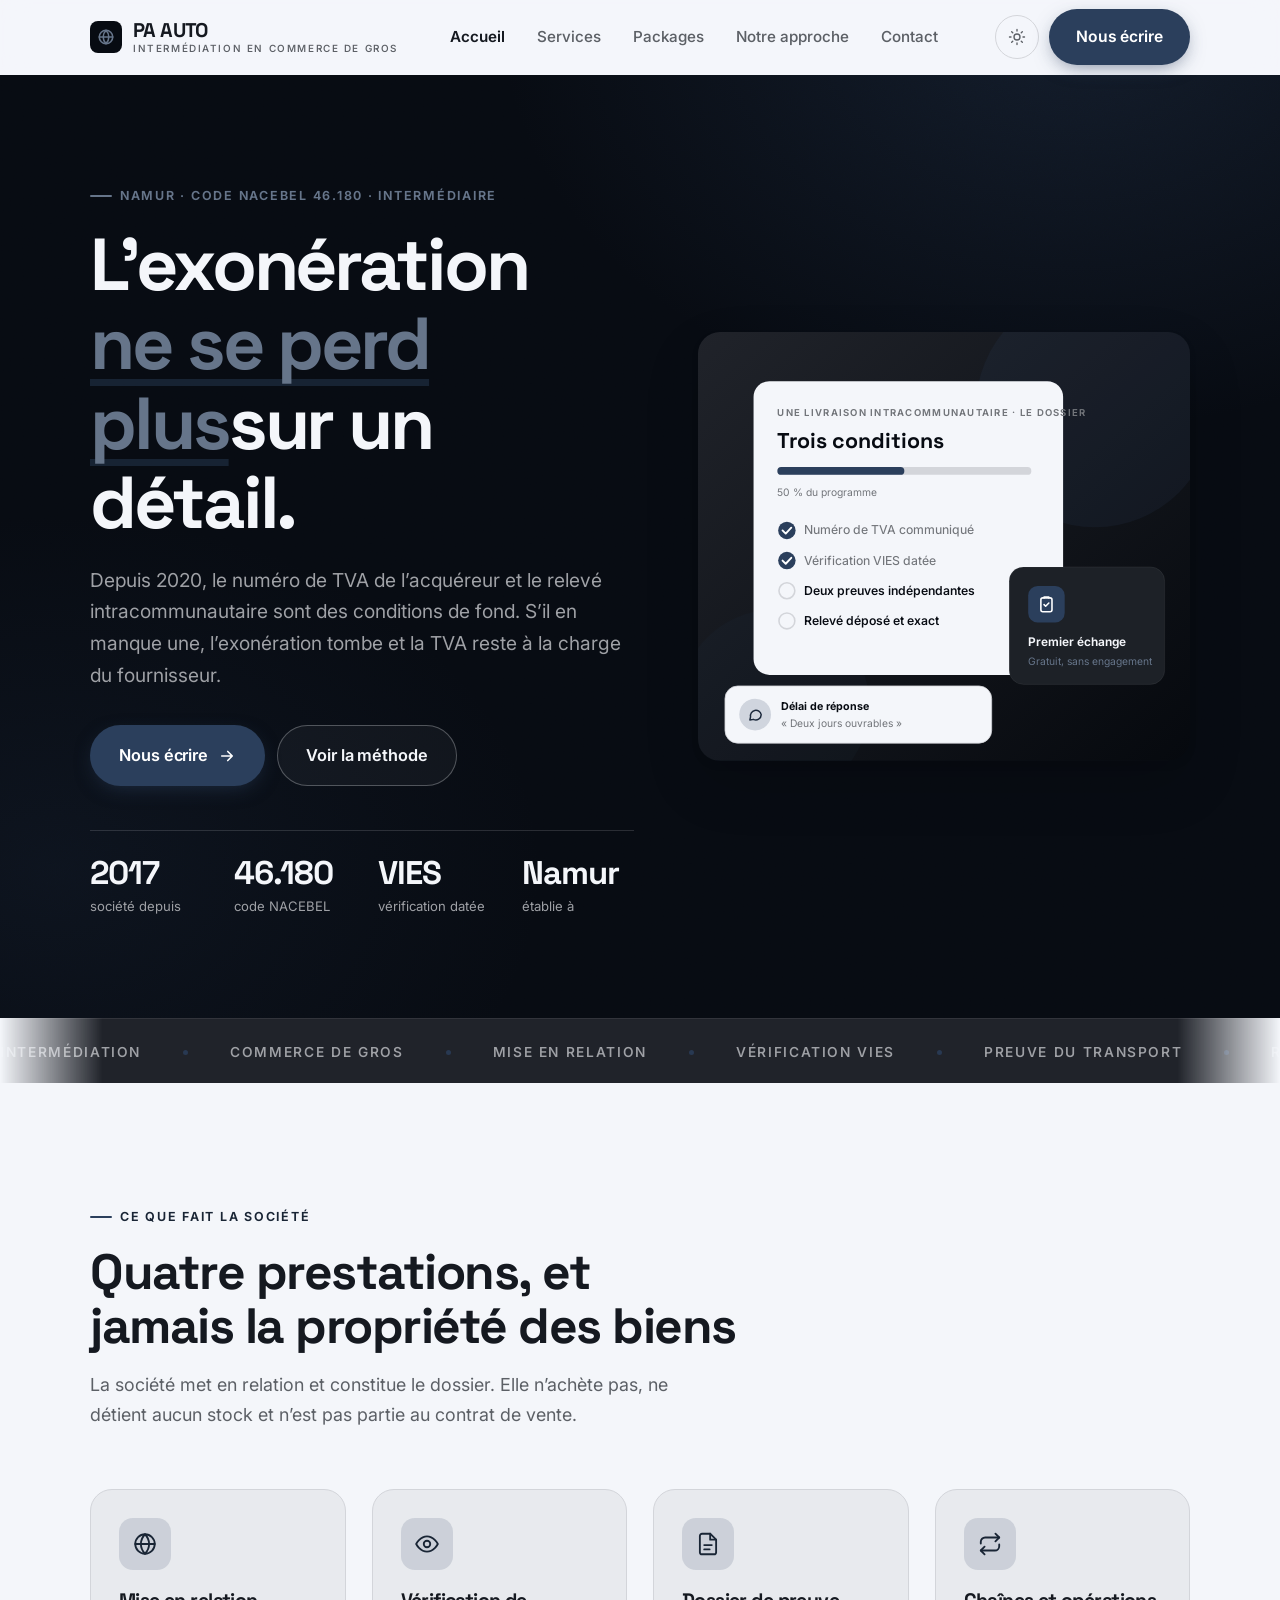
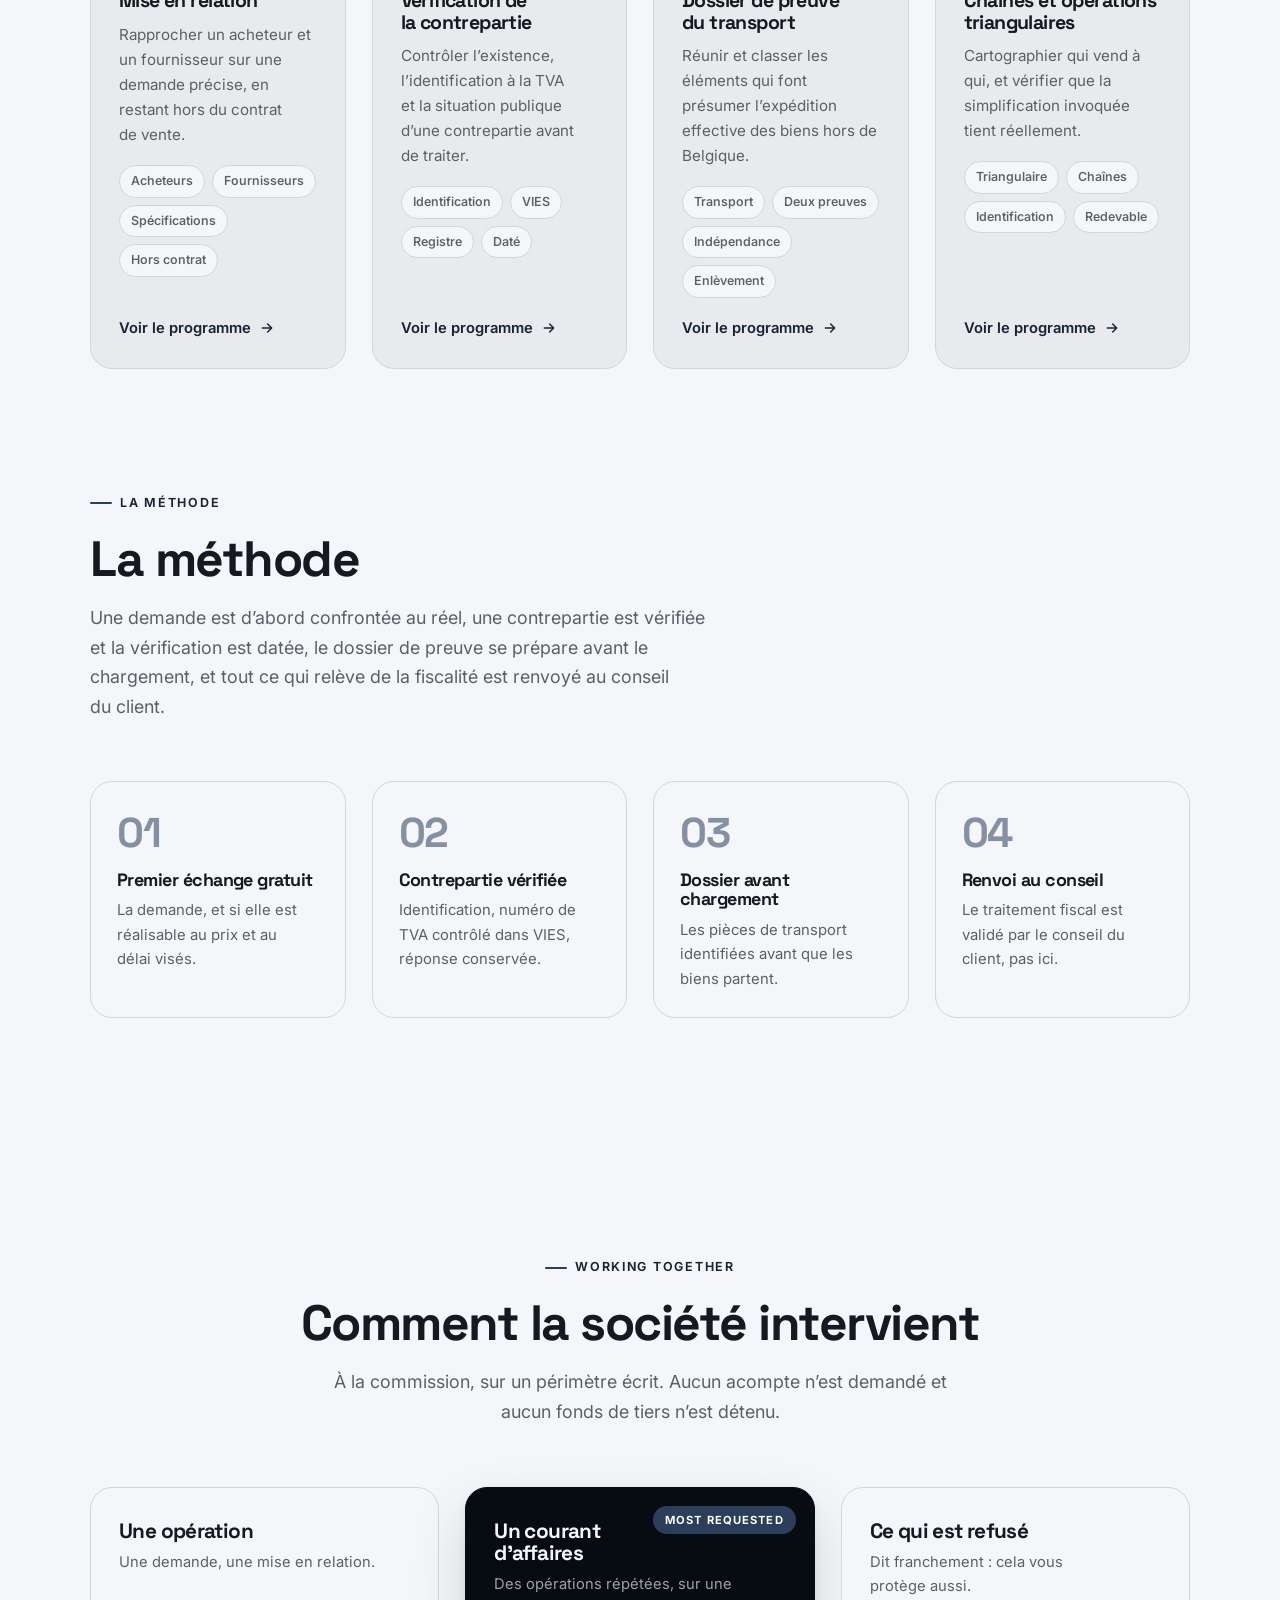
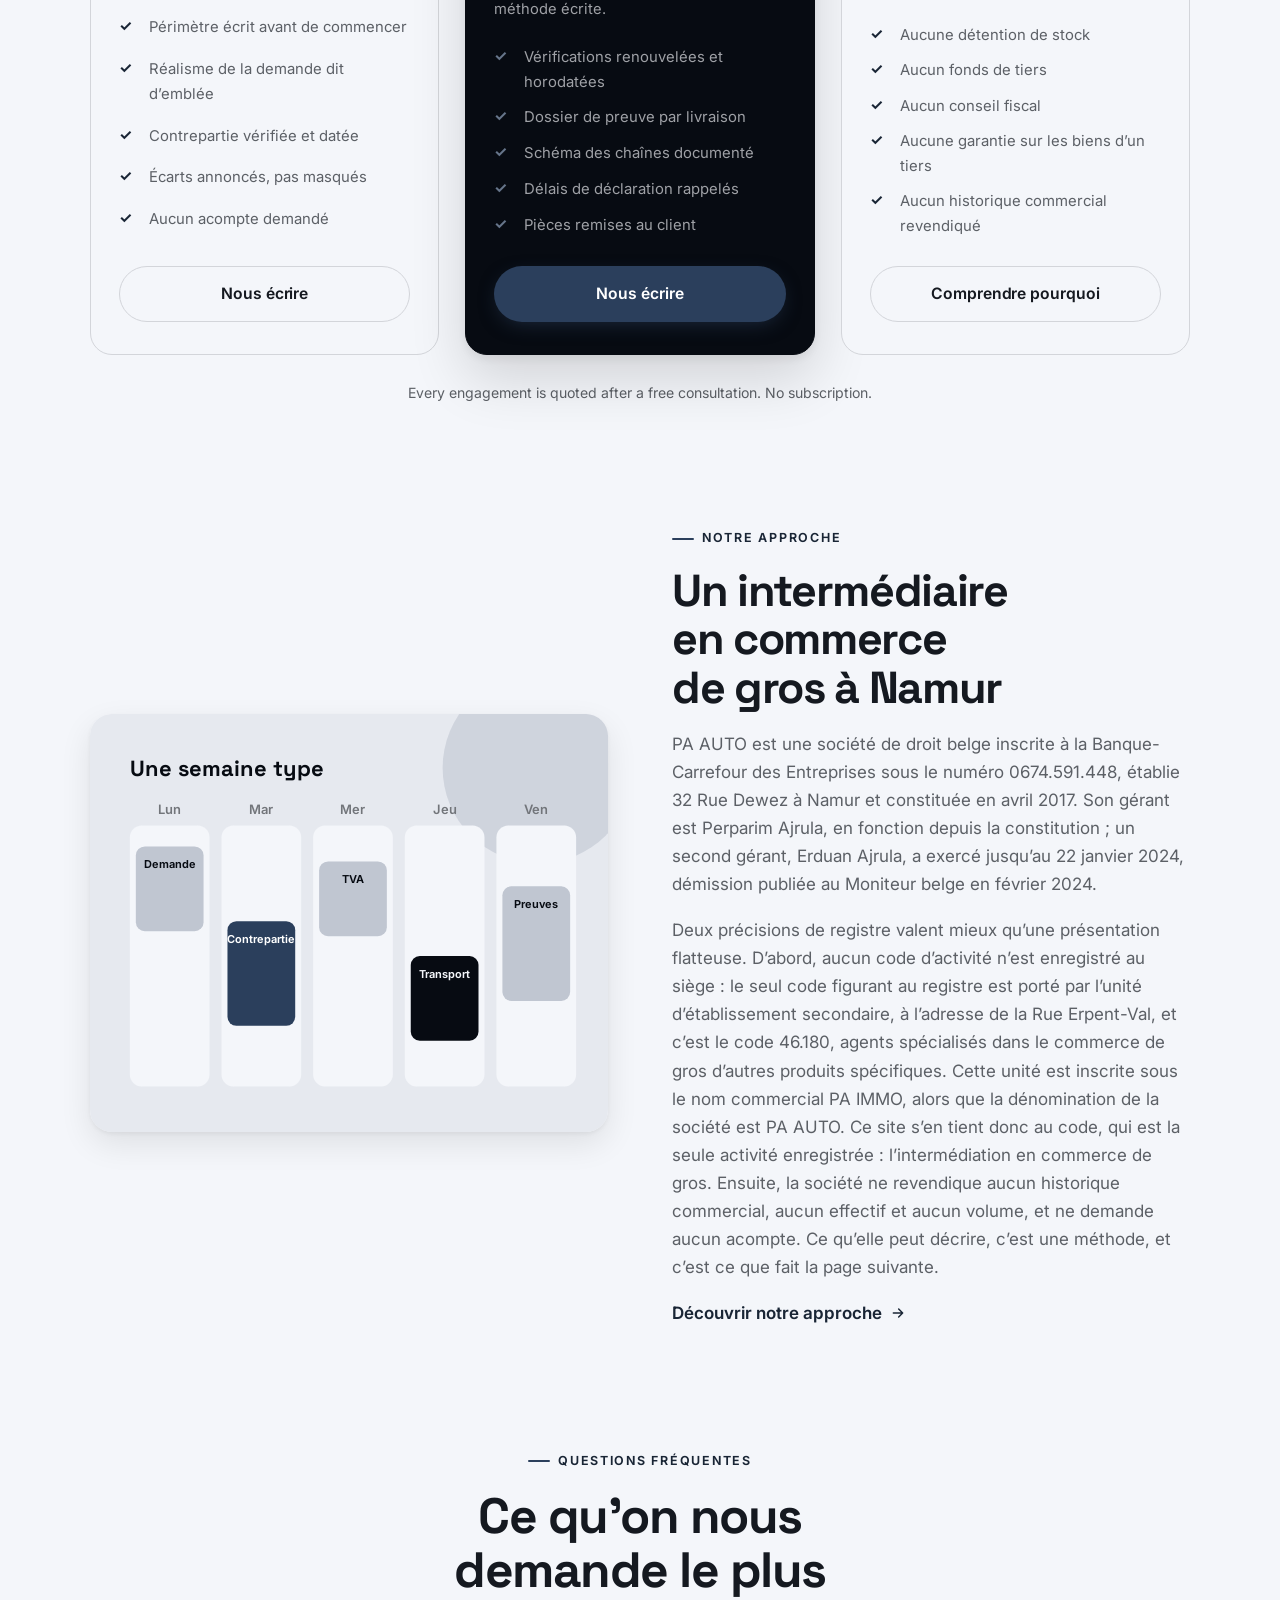
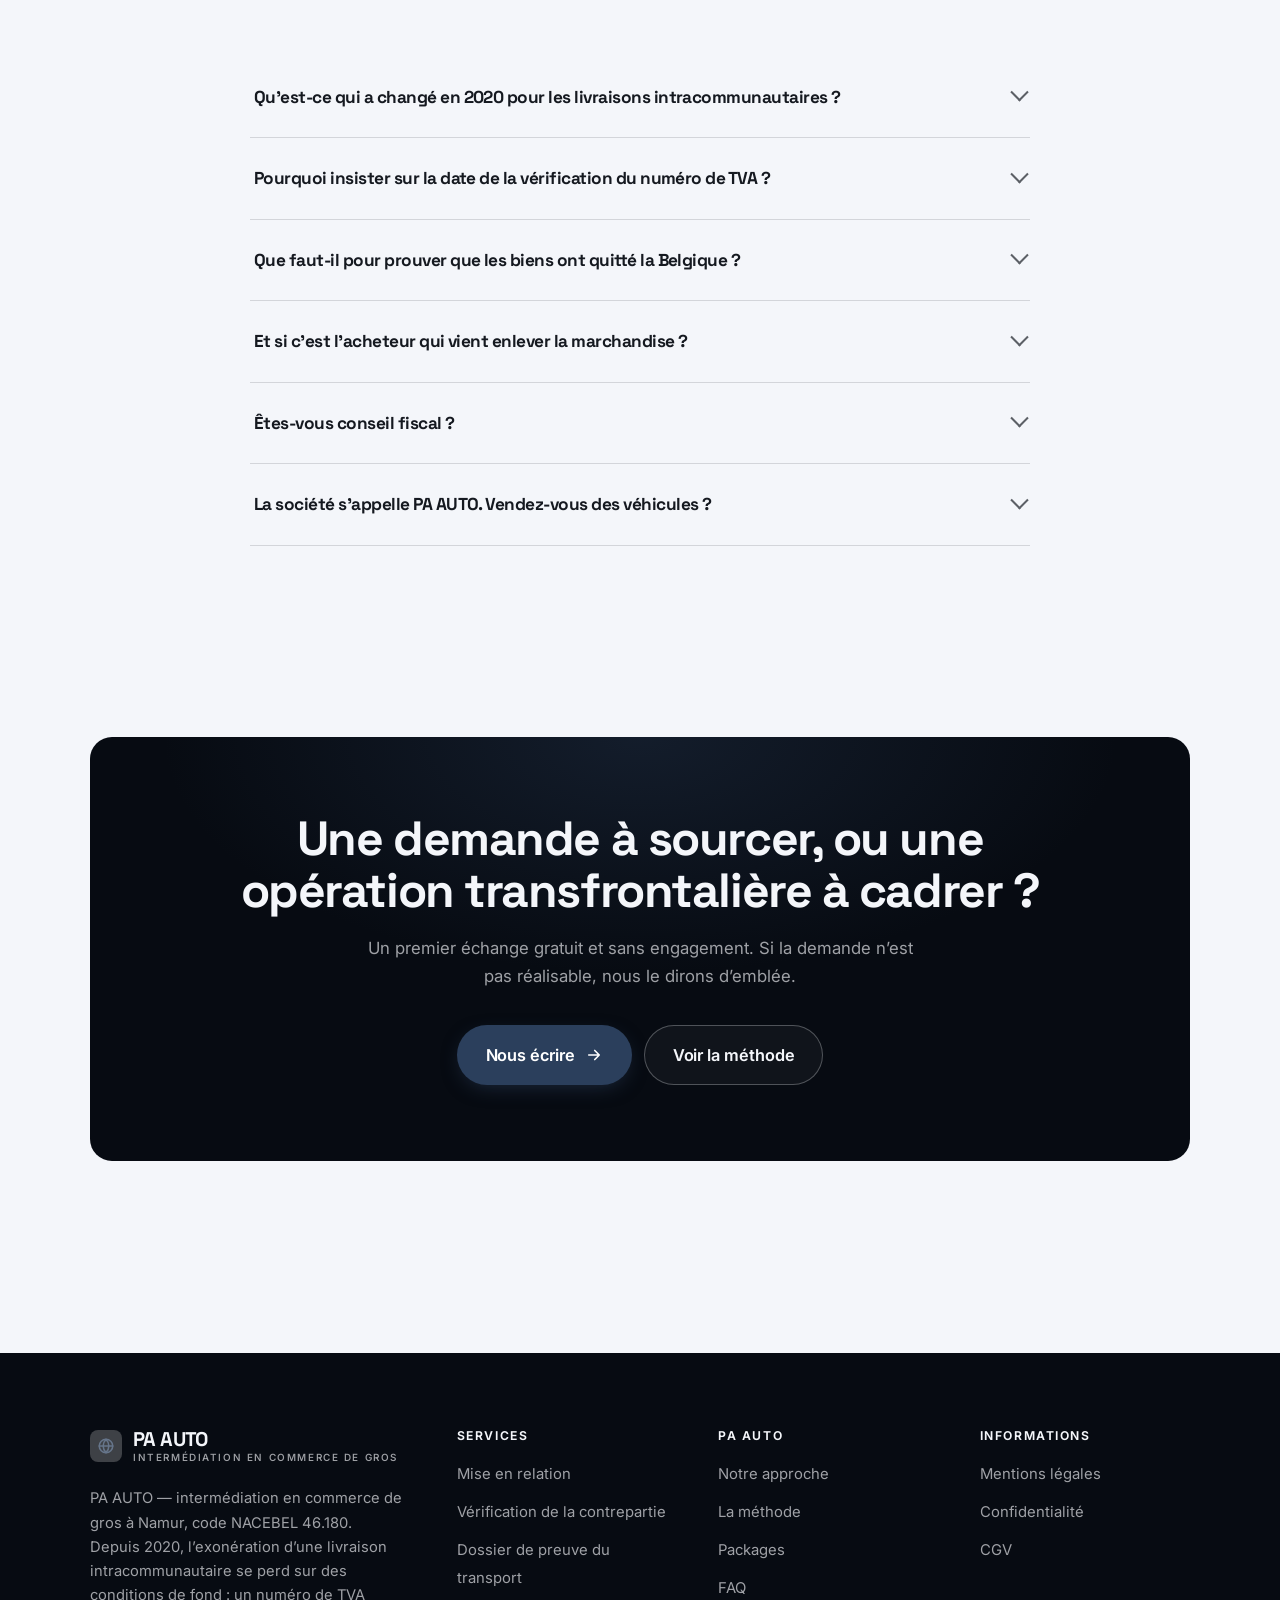
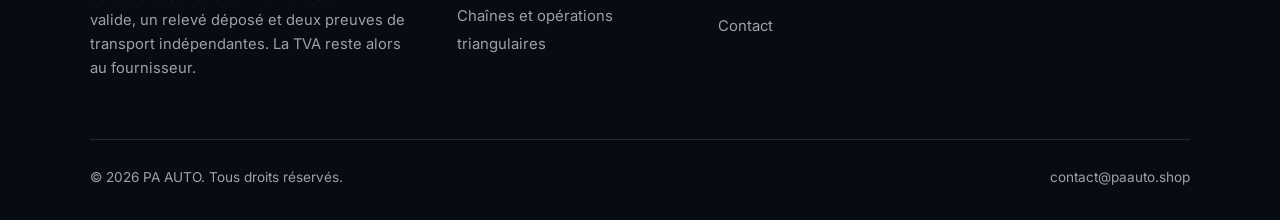
<file: index.html>
<!DOCTYPE html>
<html lang="fr" class="no-js">
<head>
<meta charset="utf-8">
<meta name="viewport" content="width=device-width, initial-scale=1">
<title>PA AUTO — intermédiation en commerce de gros, Namur</title>
<meta name="description" content="PA AUTO, intermédiaire en commerce de gros à Namur : mise en relation d’acheteurs et de fournisseurs, vérification des contreparties, constitution du dossier de preuve d’une livraison intracommunautaire.">
<link rel="canonical" href="https://paauto.shop/">

<meta property="og:type" content="website">
<meta property="og:url" content="https://paauto.shop/">
<meta property="og:site_name" content="PA AUTO">
<meta property="og:locale" content="fr_FR">
<meta property="og:title" content="PA AUTO — intermédiation en commerce de gros, Namur">
<meta property="og:description" content="PA AUTO, intermédiaire en commerce de gros à Namur : mise en relation d’acheteurs et de fournisseurs, vérification des contreparties, constitution du dossier de preuve d’une livraison intracommunautaire.">
<meta name="theme-color" content="#070b12">

<link rel="icon" href="assets/img/favicon.svg" type="image/svg+xml">
<link rel="preconnect" href="https://fonts.googleapis.com">
<link rel="preconnect" href="https://fonts.gstatic.com" crossorigin>
<link rel="stylesheet" href="https://fonts.googleapis.com/css2?family=Space+Grotesk:wght@400;500;700&family=Inter:wght@400..700&display=swap">
<link rel="stylesheet" href="assets/css/style.css">

<!-- Thème appliqué avant le premier rendu (évite le flash) -->
<script>
document.documentElement.classList.remove('no-js');
(function(){try{var t=localStorage.getItem('site-theme');if(t){document.documentElement.setAttribute('data-theme',t);}}catch(e){}})();
</script>
<script type="application/ld+json">
{
  "@context": "https://schema.org",
  "@type": "Organization",
  "name": "PA AUTO",
  "url": "https://paauto.shop/",
  "email": "contact@paauto.shop",
  "description": "PA AUTO, intermédiaire en commerce de gros à Namur : mise en relation d’acheteurs et de fournisseurs, vérification des contreparties, constitution du dossier de preuve d’une livraison intracommunautaire.",
  "areaServed": "FR",
  "knowsLanguage": "fr"
}
</script>
</head>

<body>
<a class="skip-link" href="#main">Aller au contenu principal</a>

<header class="site-header">
  <nav class="wrap nav" aria-label="Navigation principale">
    <a class="brand" href="index.html">
      <svg class="brand__mark" viewBox="0 0 64 64" aria-hidden="true">
        <rect class="bm-bg" width="64" height="64" rx="16"/>
        <g class="bm-ic" transform="translate(14 14) scale(1.5)" fill="none" stroke-width="2.1" stroke-linecap="round" stroke-linejoin="round"><circle cx="12" cy="12" r="9"/><path d="M3 12h18M12 3c2.5 2.7 3.8 5.7 3.8 9s-1.3 6.3-3.8 9c-2.5-2.7-3.8-5.7-3.8-9S9.5 5.7 12 3z"/></g>
      </svg>
      <span>PA AUTO<span class="brand__sub">INTERMÉDIATION EN COMMERCE DE GROS</span></span>
    </a>

    <ul class="nav__links" id="nav-links">
      <li><a href="index.html" aria-current="page">Accueil</a></li>
      <li><a href="programmes.html">Services</a></li>
      <li><a href="index.html#tarifs">Packages</a></li>
      <li><a href="a-propos.html">Notre approche</a></li>
      <li><a href="contact.html">Contact</a></li>
      <li><a class="btn btn--primary" href="contact.html">Nous écrire</a></li>
    </ul>

    <div class="nav__cta">
      <button class="theme-toggle" type="button" aria-label="Passer en thème sombre">
        <svg class="icon-sun" viewBox="0 0 24 24" fill="none" stroke="currentColor" stroke-width="1.8" stroke-linecap="round" aria-hidden="true"><circle cx="12" cy="12" r="4"/><path d="M12 2v2m0 16v2M2 12h2m16 0h2M4.9 4.9l1.4 1.4m11.4 11.4 1.4 1.4M19.1 4.9l-1.4 1.4M6.3 17.7l-1.4 1.4"/></svg>
        <svg class="icon-moon" viewBox="0 0 24 24" fill="none" stroke="currentColor" stroke-width="1.8" stroke-linecap="round" stroke-linejoin="round" aria-hidden="true"><path d="M21 12.8A9 9 0 1 1 11.2 3a7 7 0 0 0 9.8 9.8z"/></svg>
      </button>
      <a class="btn btn--primary" href="contact.html">Nous écrire</a>
      <button class="nav__toggle" type="button" aria-expanded="false" aria-controls="nav-links" aria-label="Ouvrir le menu">
        <svg class="icon-open" viewBox="0 0 24 24" fill="none" stroke="currentColor" stroke-width="2" stroke-linecap="round" aria-hidden="true"><path d="M3 6h18M3 12h18M3 18h18"/></svg>
        <svg class="icon-close" viewBox="0 0 24 24" fill="none" stroke="currentColor" stroke-width="2" stroke-linecap="round" aria-hidden="true"><path d="M6 6l12 12M18 6L6 18"/></svg>
      </button>
    </div>
  </nav>
</header>

<main id="main">

<section class="hero">
  <div class="wrap hero__inner">
    <div>
      <span class="eyebrow hero__eyebrow">Namur · Code NACEBEL 46.180 · Intermédiaire</span>
      <h1>L’exonération<br> <em>ne se perd plus</em>sur un détail.</h1>
      <p class="hero__lede">Depuis 2020, le numéro de TVA de l’acquéreur et le relevé intracommunautaire sont des conditions de fond. S’il en manque une, l’exonération tombe et la TVA reste à la charge du fournisseur.</p>

      <div class="hero__actions">
        <a class="btn btn--primary btn--lg" href="contact.html">Nous écrire <svg viewBox="0 0 24 24" fill="none" stroke="currentColor" stroke-width="2.2" stroke-linecap="round" stroke-linejoin="round" aria-hidden="true"><path d="M5 12h14M13 6l6 6-6 6"/></svg></a>
        <a class="btn btn--on-dark btn--lg" href="programmes.html">Voir la méthode</a>
      </div>

      <ul class="hero__proof">
        <li><span class="stat__num">2017</span><span class="stat__label">société depuis</span></li>
        <li><span class="stat__num">46.180</span><span class="stat__label">code NACEBEL</span></li>
        <li><span class="stat__num">VIES</span><span class="stat__label">vérification datée</span></li>
        <li><span class="stat__num">Namur</span><span class="stat__label">établie à</span></li>
      </ul>
    </div>

    <div class="hero__art">
      <svg viewBox="0 0 620 540" role="img" aria-label="Les conditions de fond d’une livraison intracommunautaire exonérée de TVA.">
        <defs>
          <linearGradient id="hbg" x1="0" y1="0" x2="1" y2="1">
            <stop offset="0" stop-color="#20232a"/><stop offset="1" stop-color="#06090e"/>
          </linearGradient>
        </defs>
        <rect width="620" height="540" rx="22" fill="url(#hbg)"/>
        <circle cx="500" cy="96" r="150" fill="#2b3f5c" opacity=".16"/>
        <circle cx="96" cy="470" r="120" fill="#2b3f5c" opacity=".08"/>

        <g style="font-family: var(--font-body)">
          <!-- Carte programme -->
          <rect x="70" y="62" width="390" height="370" rx="20" fill="#f4f6fa"/>
          <text x="100" y="106" font-size="12" font-weight="650" letter-spacing="1.6" fill="#72757a">UNE LIVRAISON INTRACOMMUNAUTAIRE · LE DOSSIER</text>
          <text x="100" y="146" font-size="27" font-weight="700" fill="#070b12" style="font-family: var(--font-display)">Trois conditions</text>
          <rect x="100" y="170" width="320" height="10" rx="5" fill="#d3d5da"/>
          <rect x="100" y="170" width="160" height="10" rx="5" fill="#2b3f5c"/>
          <text x="100" y="206" font-size="13" fill="#72757a">50 % du programme</text>
          <circle cx="112" cy="250" r="11" fill="#2b3f5c"/><path d="M106.5 250l4 4 7-7.5" fill="none" stroke="#ffffff" stroke-width="2.4" stroke-linecap="round" stroke-linejoin="round"/><text x="134" y="255" font-size="15.5" fill="#72757a" font-weight="450">Numéro de TVA communiqué</text>
          <circle cx="112" cy="288" r="11" fill="#2b3f5c"/><path d="M106.5 288l4 4 7-7.5" fill="none" stroke="#ffffff" stroke-width="2.4" stroke-linecap="round" stroke-linejoin="round"/><text x="134" y="293" font-size="15.5" fill="#72757a" font-weight="450">Vérification VIES datée</text>
          <circle cx="112" cy="326" r="10" fill="none" stroke="#d3d5da" stroke-width="2"/><text x="134" y="331" font-size="15.5" fill="#070b12" font-weight="560">Deux preuves indépendantes</text>
          <circle cx="112" cy="364" r="10" fill="none" stroke="#d3d5da" stroke-width="2"/><text x="134" y="369" font-size="15.5" fill="#070b12" font-weight="560">Relevé déposé et exact</text>

          <!-- Carte séance -->
          <rect x="392" y="296" width="196" height="148" rx="18" fill="#1d2127" stroke="#ffffff" stroke-opacity=".08"/>
          <rect x="416" y="320" width="46" height="46" rx="12" fill="#2b3f5c"/>
          <g transform="translate(427 331)" fill="none" stroke="#ffffff" color="#ffffff" stroke-width="2" stroke-linecap="round" stroke-linejoin="round"><rect x="5" y="4" width="14" height="17.5" rx="2.5"/><path d="M9 4V3h6v1M9 12.5l2 2 4-4"/></g>
          <text x="416" y="396" font-size="15" font-weight="650" fill="#f4f6fa">Premier échange</text>
          <text x="416" y="420" font-size="13" fill="#66758a">Gratuit, sans engagement</text>

          <!-- Retour du coach -->
          <rect x="34" y="446" width="336" height="72" rx="16" fill="#f4f6fa" stroke="#d3d5da"/>
          <circle cx="72" cy="482" r="20" fill="#d0d5de"/>
          <g transform="translate(62 472) scale(.84)" fill="none" stroke="#1c293c" stroke-width="2.2" stroke-linecap="round" stroke-linejoin="round"><path d="M21 12a8 8 0 0 1-11.6 7.1L4 20l1-4.6A8 8 0 1 1 21 12z"/></g>
          <text x="104" y="476" font-size="13.5" font-weight="700" fill="#070b12">Délai de réponse</text>
          <text x="104" y="498" font-size="13" fill="#72757a">« Deux jours ouvrables »</text>
        </g>
      </svg>
    </div>
  </div>
</section>

<div class="marquee" aria-hidden="true">
  <div class="marquee__track"><span>Intermédiation</span><span>Commerce de gros</span><span>Mise en relation</span><span>Vérification VIES</span><span>Preuve du transport</span><span>Relevé intracommunautaire</span><span>Opérations triangulaires</span><span>Enlèvement par l’acheteur</span><span>Namur</span><span>Code 46.180</span><span>Intermédiation</span><span>Commerce de gros</span><span>Mise en relation</span><span>Vérification VIES</span><span>Preuve du transport</span><span>Relevé intracommunautaire</span><span>Opérations triangulaires</span><span>Enlèvement par l’acheteur</span><span>Namur</span><span>Code 46.180</span></div>
</div>

<section class="section wrap" id="programmes">
  <div class="section-head reveal">
    <span class="eyebrow">Ce que fait la société</span>
    <h2>Quatre prestations, et jamais la propriété des biens</h2>
    <p>La société met en relation et constitue le dossier. Elle n’achète pas, ne détient aucun stock et n’est pas partie au contrat de vente.</p>
  </div>
  <div class="grid grid--4 reveal-group">
    <a class="card" href="programmes.html#miseenrelation">
      <div class="card__icon"><svg viewBox="0 0 24 24" fill="none" stroke="currentColor" stroke-width="1.7" stroke-linecap="round" stroke-linejoin="round" aria-hidden="true"><circle cx="12" cy="12" r="9"/><path d="M3 12h18M12 3c2.5 2.7 3.8 5.7 3.8 9s-1.3 6.3-3.8 9c-2.5-2.7-3.8-5.7-3.8-9S9.5 5.7 12 3z"/></svg></div>
      <h3>Mise en relation</h3>
      <p>Rapprocher un acheteur et un fournisseur sur une demande précise, en restant hors du contrat de vente.</p>
      <ul class="tags"><li>Acheteurs</li><li>Fournisseurs</li><li>Spécifications</li><li>Hors contrat</li></ul>
      <span class="arrow-link">Voir le programme <svg viewBox="0 0 24 24" fill="none" stroke="currentColor" stroke-width="2.2" stroke-linecap="round" stroke-linejoin="round" aria-hidden="true"><path d="M5 12h14M13 6l6 6-6 6"/></svg></span>
    </a>
    <a class="card" href="programmes.html#contrepartie">
      <div class="card__icon"><svg viewBox="0 0 24 24" fill="none" stroke="currentColor" stroke-width="1.7" stroke-linecap="round" stroke-linejoin="round" aria-hidden="true"><path d="M2 12s3.6-7 10-7 10 7 10 7-3.6 7-10 7S2 12 2 12z"/><circle cx="12" cy="12" r="3"/></svg></div>
      <h3>Vérification de la contrepartie</h3>
      <p>Contrôler l’existence, l’identification à la TVA et la situation publique d’une contrepartie avant de traiter.</p>
      <ul class="tags"><li>Identification</li><li>VIES</li><li>Registre</li><li>Daté</li></ul>
      <span class="arrow-link">Voir le programme <svg viewBox="0 0 24 24" fill="none" stroke="currentColor" stroke-width="2.2" stroke-linecap="round" stroke-linejoin="round" aria-hidden="true"><path d="M5 12h14M13 6l6 6-6 6"/></svg></span>
    </a>
    <a class="card" href="programmes.html#preuves">
      <div class="card__icon"><svg viewBox="0 0 24 24" fill="none" stroke="currentColor" stroke-width="1.7" stroke-linecap="round" stroke-linejoin="round" aria-hidden="true"><path d="M14 2.5H6.5A2 2 0 0 0 4.5 4.5v15a2 2 0 0 0 2 2h11a2 2 0 0 0 2-2V8z"/><path d="M14 2.5V8h5.5M8.5 13h7M8.5 17h5"/></svg></div>
      <h3>Dossier de preuve du transport</h3>
      <p>Réunir et classer les éléments qui font présumer l’expédition effective des biens hors de Belgique.</p>
      <ul class="tags"><li>Transport</li><li>Deux preuves</li><li>Indépendance</li><li>Enlèvement</li></ul>
      <span class="arrow-link">Voir le programme <svg viewBox="0 0 24 24" fill="none" stroke="currentColor" stroke-width="2.2" stroke-linecap="round" stroke-linejoin="round" aria-hidden="true"><path d="M5 12h14M13 6l6 6-6 6"/></svg></span>
    </a>
    <a class="card" href="programmes.html#chaines">
      <div class="card__icon"><svg viewBox="0 0 24 24" fill="none" stroke="currentColor" stroke-width="1.7" stroke-linecap="round" stroke-linejoin="round" aria-hidden="true"><path d="M17 2.5l3.5 3.5L17 9.5"/><path d="M3.5 11.5V10A4 4 0 0 1 7.5 6h13M7 21.5 3.5 18 7 14.5"/><path d="M20.5 12.5V14a4 4 0 0 1-4 4h-13"/></svg></div>
      <h3>Chaînes et opérations triangulaires</h3>
      <p>Cartographier qui vend à qui, et vérifier que la simplification invoquée tient réellement.</p>
      <ul class="tags"><li>Triangulaire</li><li>Chaînes</li><li>Identification</li><li>Redevable</li></ul>
      <span class="arrow-link">Voir le programme <svg viewBox="0 0 24 24" fill="none" stroke="currentColor" stroke-width="2.2" stroke-linecap="round" stroke-linejoin="round" aria-hidden="true"><path d="M5 12h14M13 6l6 6-6 6"/></svg></span>
    </a>
  </div>
</section>

<section class="section section--flush wrap" id="methode">
  <div class="section-head reveal">
    <span class="eyebrow">La méthode</span>
    <h2>La méthode</h2>
    <p>Une demande est d’abord confrontée au réel, une contrepartie est vérifiée et la vérification est datée, le dossier de preuve se prépare avant le chargement, et tout ce qui relève de la fiscalité est renvoyé au conseil du client.</p>
  </div>
  <div class="grid grid--4 steps reveal-group">
    <article class="step">
      <h3>Premier échange gratuit</h3>
      <p>La demande, et si elle est réalisable au prix et au délai visés.</p>
    </article>
    <article class="step">
      <h3>Contrepartie vérifiée</h3>
      <p>Identification, numéro de TVA contrôlé dans VIES, réponse conservée.</p>
    </article>
    <article class="step">
      <h3>Dossier avant chargement</h3>
      <p>Les pièces de transport identifiées avant que les biens partent.</p>
    </article>
    <article class="step">
      <h3>Renvoi au conseil</h3>
      <p>Le traitement fiscal est validé par le conseil du client, pas ici.</p>
    </article>
  </div>
</section>

<section class="section wrap" id="tarifs">
  <div class="section-head section-head--center reveal">
    <span class="eyebrow">Working together</span>
    <h2>Comment la société intervient</h2>
    <p>À la commission, sur un périmètre écrit. Aucun acompte n’est demandé et aucun fonds de tiers n’est détenu.</p>
  </div>
  <div class="grid grid--3 plans reveal-group">
    <article class="plan">
      
      <h3>Une opération</h3>
      <p class="plan__desc">Une demande, une mise en relation.</p>
      
      <ul class="plan__features">
        <li>Périmètre écrit avant de commencer</li>
        <li>Réalisme de la demande dit d’emblée</li>
        <li>Contrepartie vérifiée et datée</li>
        <li>Écarts annoncés, pas masqués</li>
        <li>Aucun acompte demandé</li>
      </ul>
      <a class="btn btn--ghost btn--block" href="contact.html">Nous écrire</a>
    </article>
    <article class="plan plan--featured">
      <span class="plan__tag">Most requested</span>
      <h3>Un courant d’affaires</h3>
      <p class="plan__desc">Des opérations répétées, sur une méthode écrite.</p>
      
      <ul class="plan__features">
        <li>Vérifications renouvelées et horodatées</li>
        <li>Dossier de preuve par livraison</li>
        <li>Schéma des chaînes documenté</li>
        <li>Délais de déclaration rappelés</li>
        <li>Pièces remises au client</li>
      </ul>
      <a class="btn btn--primary btn--block" href="contact.html">Nous écrire</a>
    </article>
    <article class="plan">
      
      <h3>Ce qui est refusé</h3>
      <p class="plan__desc">Dit franchement : cela vous protège aussi.</p>
      
      <ul class="plan__features">
        <li>Aucune détention de stock</li>
        <li>Aucun fonds de tiers</li>
        <li>Aucun conseil fiscal</li>
        <li>Aucune garantie sur les biens d’un tiers</li>
        <li>Aucun historique commercial revendiqué</li>
      </ul>
      <a class="btn btn--ghost btn--block" href="contact.html">Comprendre pourquoi</a>
    </article>
  </div>
  <p class="plans-note">Every engagement is quoted after a free consultation. No subscription.</p>
</section>

<section class="section section--flush wrap">
  <div class="split reveal">
    <div class="split__art">
      <svg viewBox="0 0 520 420" role="img" aria-label="Exemple de semaine type : Demande, Contrepartie, TVA, Transport, Preuves, Listing.">
        <rect width="520" height="420" rx="20" fill="#e6e9ef"/>
        <circle cx="450" cy="54" r="96" fill="#2b3f5c" opacity=".12"/>
        <g style="font-family: var(--font-body)">
        <text x="40" y="62" font-size="22" font-weight="700" fill="#070b12" style="font-family: var(--font-display)">Une semaine type</text>
        <text x="80" y="100" text-anchor="middle" font-size="13" font-weight="600" fill="#72757a">Lun</text>
        <rect x="40" y="112" width="80" height="262" rx="12" fill="#f4f6fa"/>
        <rect x="46" y="133" width="68" height="85" rx="9" fill="#c0c6d1"/>
        <text x="80" y="155" text-anchor="middle" font-size="11" font-weight="650" fill="#070b12">Demande</text>
        <text x="172" y="100" text-anchor="middle" font-size="13" font-weight="600" fill="#72757a">Mar</text>
        <rect x="132" y="112" width="80" height="262" rx="12" fill="#f4f6fa"/>
        <rect x="138" y="208" width="68" height="105" rx="9" fill="#2b3f5c"/>
        <text x="172" y="230" text-anchor="middle" font-size="11" font-weight="650" fill="#ffffff">Contrepartie</text>
        <text x="264" y="100" text-anchor="middle" font-size="13" font-weight="600" fill="#72757a">Mer</text>
        <rect x="224" y="112" width="80" height="262" rx="12" fill="#f4f6fa"/>
        <rect x="230" y="148" width="68" height="75" rx="9" fill="#c0c6d1"/>
        <text x="264" y="170" text-anchor="middle" font-size="11" font-weight="650" fill="#070b12">TVA</text>
        <text x="356" y="100" text-anchor="middle" font-size="13" font-weight="600" fill="#72757a">Jeu</text>
        <rect x="316" y="112" width="80" height="262" rx="12" fill="#f4f6fa"/>
        <rect x="322" y="243" width="68" height="85" rx="9" fill="#070b12"/>
        <text x="356" y="265" text-anchor="middle" font-size="11" font-weight="650" fill="#f4f6fa">Transport</text>
        <text x="448" y="100" text-anchor="middle" font-size="13" font-weight="600" fill="#72757a">Ven</text>
        <rect x="408" y="112" width="80" height="262" rx="12" fill="#f4f6fa"/>
        <rect x="414" y="173" width="68" height="115" rx="9" fill="#c0c6d1"/>
        <text x="448" y="195" text-anchor="middle" font-size="11" font-weight="650" fill="#070b12">Preuves</text>
        </g>
      </svg>
    </div>
    <div>
      <span class="eyebrow">Notre approche</span>
      <h2>Un intermédiaire en commerce de gros à Namur</h2>
      <p>PA AUTO est une société de droit belge inscrite à la Banque-Carrefour des Entreprises sous le numéro 0674.591.448, établie 32 Rue Dewez à Namur et constituée en avril 2017. Son gérant est Perparim Ajrula, en fonction depuis la constitution ; un second gérant, Erduan Ajrula, a exercé jusqu’au 22 janvier 2024, démission publiée au Moniteur belge en février 2024.</p>
      <p>Deux précisions de registre valent mieux qu’une présentation flatteuse. D’abord, aucun code d’activité n’est enregistré au siège : le seul code figurant au registre est porté par l’unité d’établissement secondaire, à l’adresse de la Rue Erpent-Val, et c’est le code 46.180, agents spécialisés dans le commerce de gros d’autres produits spécifiques. Cette unité est inscrite sous le nom commercial PA IMMO, alors que la dénomination de la société est PA AUTO. Ce site s’en tient donc au code, qui est la seule activité enregistrée : l’intermédiation en commerce de gros. Ensuite, la société ne revendique aucun historique commercial, aucun effectif et aucun volume, et ne demande aucun acompte. Ce qu’elle peut décrire, c’est une méthode, et c’est ce que fait la page suivante.</p>
      <p><a class="arrow-link" href="a-propos.html">Découvrir notre approche <svg viewBox="0 0 24 24" fill="none" stroke="currentColor" stroke-width="2.2" stroke-linecap="round" stroke-linejoin="round" aria-hidden="true"><path d="M5 12h14M13 6l6 6-6 6"/></svg></a></p>
    </div>
  </div>
</section>

<section class="section section--flush wrap" id="faq">
  <div class="section-head section-head--center reveal">
    <span class="eyebrow">Questions fréquentes</span>
    <h2>Ce qu’on nous demande le plus</h2>
  </div>
  <div class="faq reveal">
    <details>
      <summary>Qu’est-ce qui a changé en 2020 pour les livraisons intracommunautaires ?</summary>
      <p>La nature des conditions. Auparavant, le numéro de TVA de l’acquéreur et le dépôt du relevé intracommunautaire étaient analysés comme des exigences formelles, dont le non-respect pouvait se rattraper. Depuis le 1er janvier 2020, ce sont des conditions de fond de l’exonération : l’acquéreur doit être identifié à la TVA dans un autre Etat membre et avoir communiqué ce numéro, et le fournisseur doit avoir déposé un relevé correct. Si l’une manque, l’exonération ne s’applique pas, et la TVA est due par le fournisseur sur une opération dont il a facturé le prix hors taxe.</p>
    </details>
    <details>
      <summary>Pourquoi insister sur la date de la vérification du numéro de TVA ?</summary>
      <p>Parce que la question posée en cas de contrôle n’est pas « ce numéro est-il valide ? » mais « l’était-il au moment de la livraison ? ». Un numéro peut être radié entre la commande et l’expédition, et une capture d’écran non datée ne prouve rien. La vérification est donc faite dans le système européen, horodatée, et conservée telle qu’elle a été rendue. C’est une minute de travail par contrepartie, et c’est la différence entre une preuve et une déclaration de bonne foi.</p>
    </details>
    <details>
      <summary>Que faut-il pour prouver que les biens ont quitté la Belgique ?</summary>
      <p>La présomption prévue par la réglementation d’exécution repose sur au moins deux éléments de preuve non contradictoires, émis par deux parties indépendantes l’une de l’autre, du vendeur et de l’acquéreur. Un document émis par le vendeur et un autre émis par sa propre filiale ne remplissent pas la condition d’indépendance. En pratique, cela signifie choisir les pièces avant l’expédition plutôt que de chercher ensuite ce qui existe dans un dossier.</p>
    </details>
    <details>
      <summary>Et si c’est l’acheteur qui vient enlever la marchandise ?</summary>
      <p>C’est le cas le plus risqué, et il mérite d’être traité à part. Quand l’acquéreur organise lui-même le transport, le vendeur ne maîtrise ni le transporteur ni la destination réelle, et la réglementation exige en plus une déclaration écrite de l’acquéreur, comportant des mentions précises et remise dans un délai déterminé. Un vendeur qui laisse partir un camion sans avoir réglé cette question à l’avance a vendu hors taxe un bien dont il ne pourra peut-être pas prouver la sortie.</p>
    </details>
    <details>
      <summary>Êtes-vous conseil fiscal ?</summary>
      <p>Non, et la limite est tenue volontairement nette. Les prestations de conseil fiscal et comptable sont réservées aux professionnels inscrits à l’ITAA, et le conseil juridique au barreau. Ce que fait cette société est différent : rapprocher des parties, vérifier une contrepartie, identifier les pièces qu’une opération exigera et les réunir. Le traitement fiscal d’une opération donnée est validé par le conseil du client, et nous le dirons plutôt que d’étendre la prestation.</p>
    </details>
    <details>
      <summary>La société s’appelle PA AUTO. Vendez-vous des véhicules ?</summary>
      <p>Non, et la question est légitime puisque la dénomination le suggère. La société ne vend, n’importe, ne répare ni ne contrôle aucun véhicule, et ne formule aucune affirmation à propos d’un véhicule. L’unique code d’activité enregistré est celui d’un agent en commerce de gros, et c’est ce que ce site décrit. Le registre mentionne par ailleurs un nom commercial PA IMMO pour l’établissement secondaire ; la société n’est pas pour autant agent immobilier, n’est pas inscrite à l’Institut professionnel et ne détient aucun fonds de tiers.</p>
    </details>
  </div>
</section>

<section class="wrap section--tight">
  <div class="cta-band reveal">
    <h2>Une demande à sourcer, ou une opération transfrontalière à cadrer ?</h2>
    <p>Un premier échange gratuit et sans engagement. Si la demande n’est pas réalisable, nous le dirons d’emblée.</p>
    <div class="hero__actions">
      <a class="btn btn--primary btn--lg" href="contact.html">Nous écrire <svg viewBox="0 0 24 24" fill="none" stroke="currentColor" stroke-width="2.2" stroke-linecap="round" stroke-linejoin="round" aria-hidden="true"><path d="M5 12h14M13 6l6 6-6 6"/></svg></a>
      <a class="btn btn--on-dark btn--lg" href="programmes.html">Voir la méthode</a>
    </div>
  </div>
</section>

</main>

<footer class="site-footer">
  <div class="wrap">
    <div class="footer__grid">
      <div class="footer__brand">
        <a class="brand" href="index.html">
          <svg class="brand__mark" viewBox="0 0 64 64" aria-hidden="true">
        <rect class="bm-bg" width="64" height="64" rx="16"/>
        <g class="bm-ic" transform="translate(14 14) scale(1.5)" fill="none" stroke-width="2.1" stroke-linecap="round" stroke-linejoin="round"><circle cx="12" cy="12" r="9"/><path d="M3 12h18M12 3c2.5 2.7 3.8 5.7 3.8 9s-1.3 6.3-3.8 9c-2.5-2.7-3.8-5.7-3.8-9S9.5 5.7 12 3z"/></g>
      </svg>
          <span>PA AUTO<span class="brand__sub">INTERMÉDIATION EN COMMERCE DE GROS</span></span>
        </a>
        <p>PA AUTO — intermédiation en commerce de gros à Namur, code NACEBEL 46.180. Depuis 2020, l’exonération d’une livraison intracommunautaire se perd sur des conditions de fond : un numéro de TVA valide, un relevé déposé et deux preuves de transport indépendantes. La TVA reste alors au fournisseur.</p>
      </div>

      <div class="footer__col">
        <h4>Services</h4>
        <ul>
          <li><a href="programmes.html#miseenrelation">Mise en relation</a></li>
          <li><a href="programmes.html#contrepartie">Vérification de la contrepartie</a></li>
          <li><a href="programmes.html#preuves">Dossier de preuve du transport</a></li>
          <li><a href="programmes.html#chaines">Chaînes et opérations triangulaires</a></li>
        </ul>
      </div>

      <div class="footer__col">
        <h4>PA AUTO</h4>
        <ul>
          <li><a href="a-propos.html">Notre approche</a></li>
          <li><a href="index.html#methode">La méthode</a></li>
          <li><a href="index.html#tarifs">Packages</a></li>
          <li><a href="index.html#faq">FAQ</a></li>
          <li><a href="contact.html">Contact</a></li>
        </ul>
      </div>

      <div class="footer__col">
        <h4>Informations</h4>
        <ul>
          <li><a href="mentions-legales.html">Mentions légales</a></li>
          <li><a href="mentions-legales.html#confidentialite">Confidentialité</a></li>
          <li><a href="mentions-legales.html#cgv">CGV</a></li>
        </ul>
      </div>
    </div>

    <div class="footer__bottom">
      <p>© <span data-year>2026</span> PA AUTO. Tous droits réservés.</p>
      <p><a href="mailto:contact@paauto.shop">contact@paauto.shop</a></p>
    </div>
  </div>
</footer>

<script src="assets/js/main.js" defer></script>
</body>
</html>
</file>
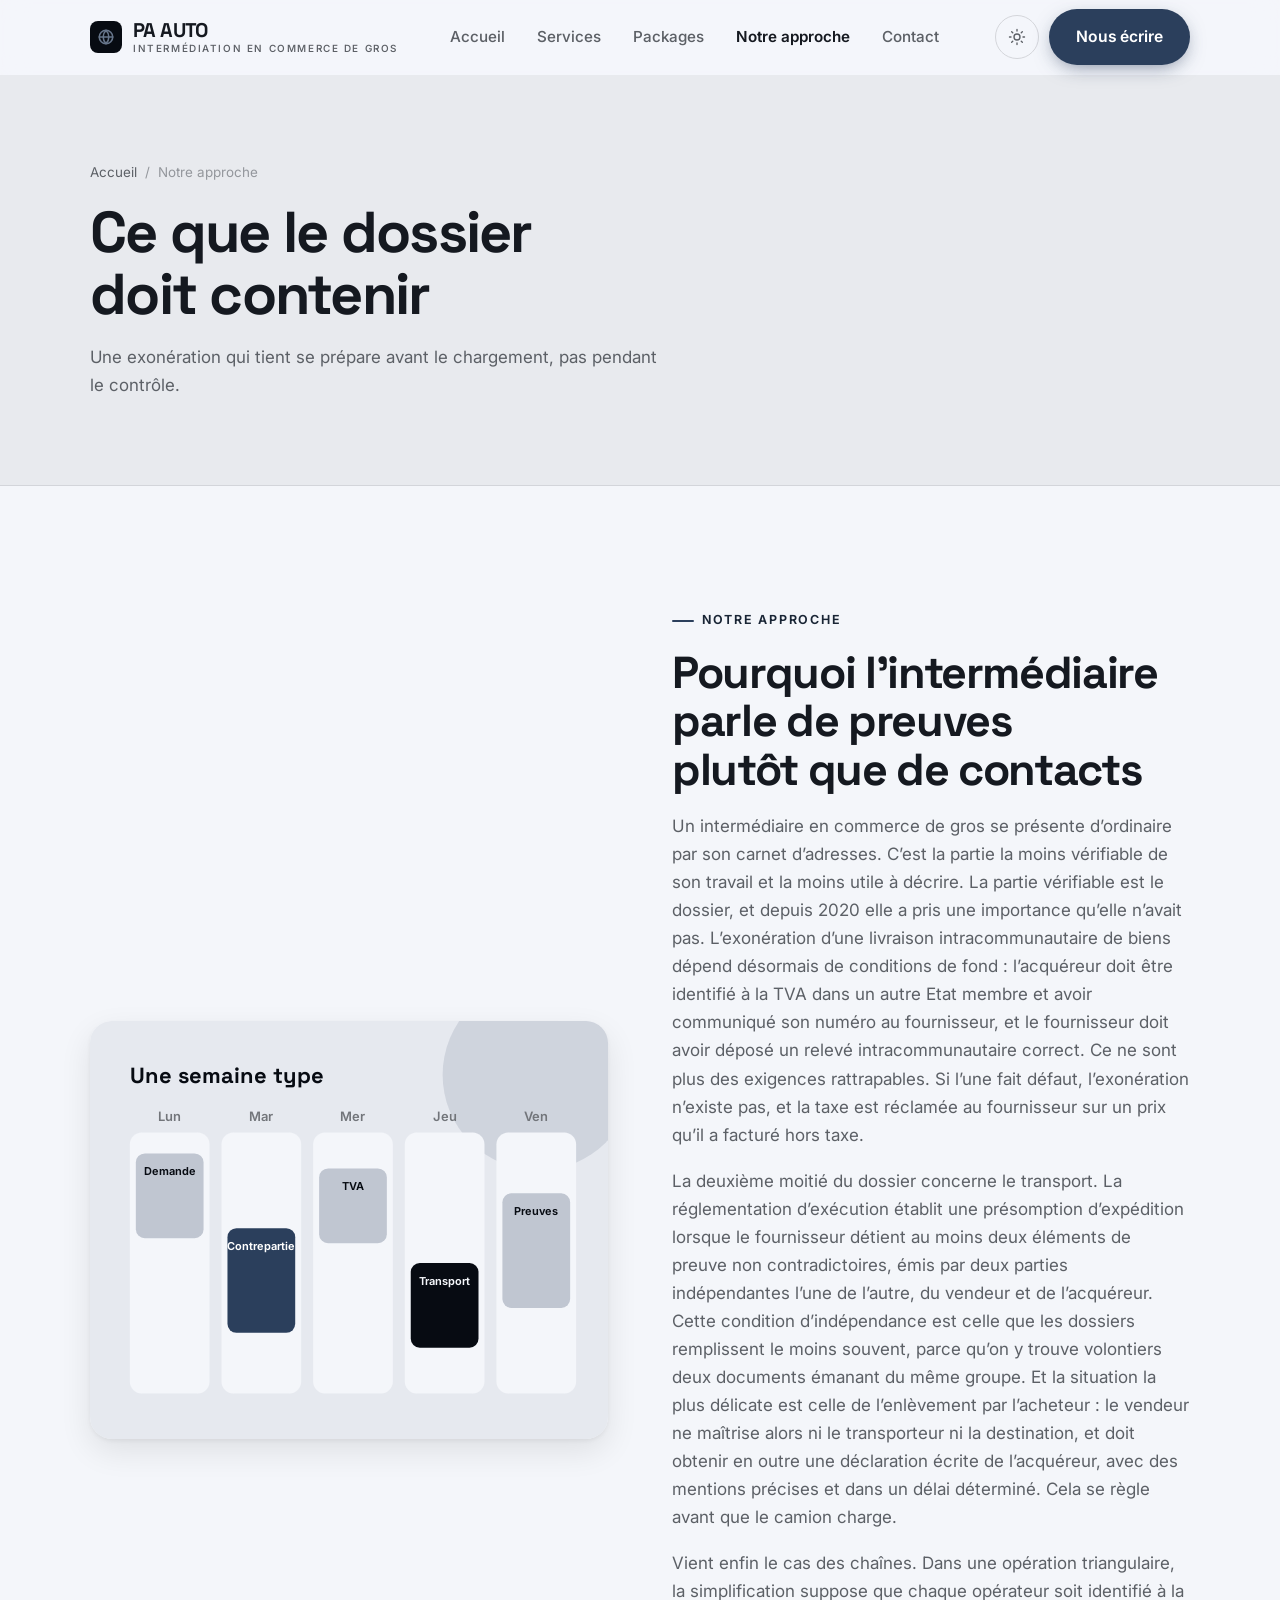
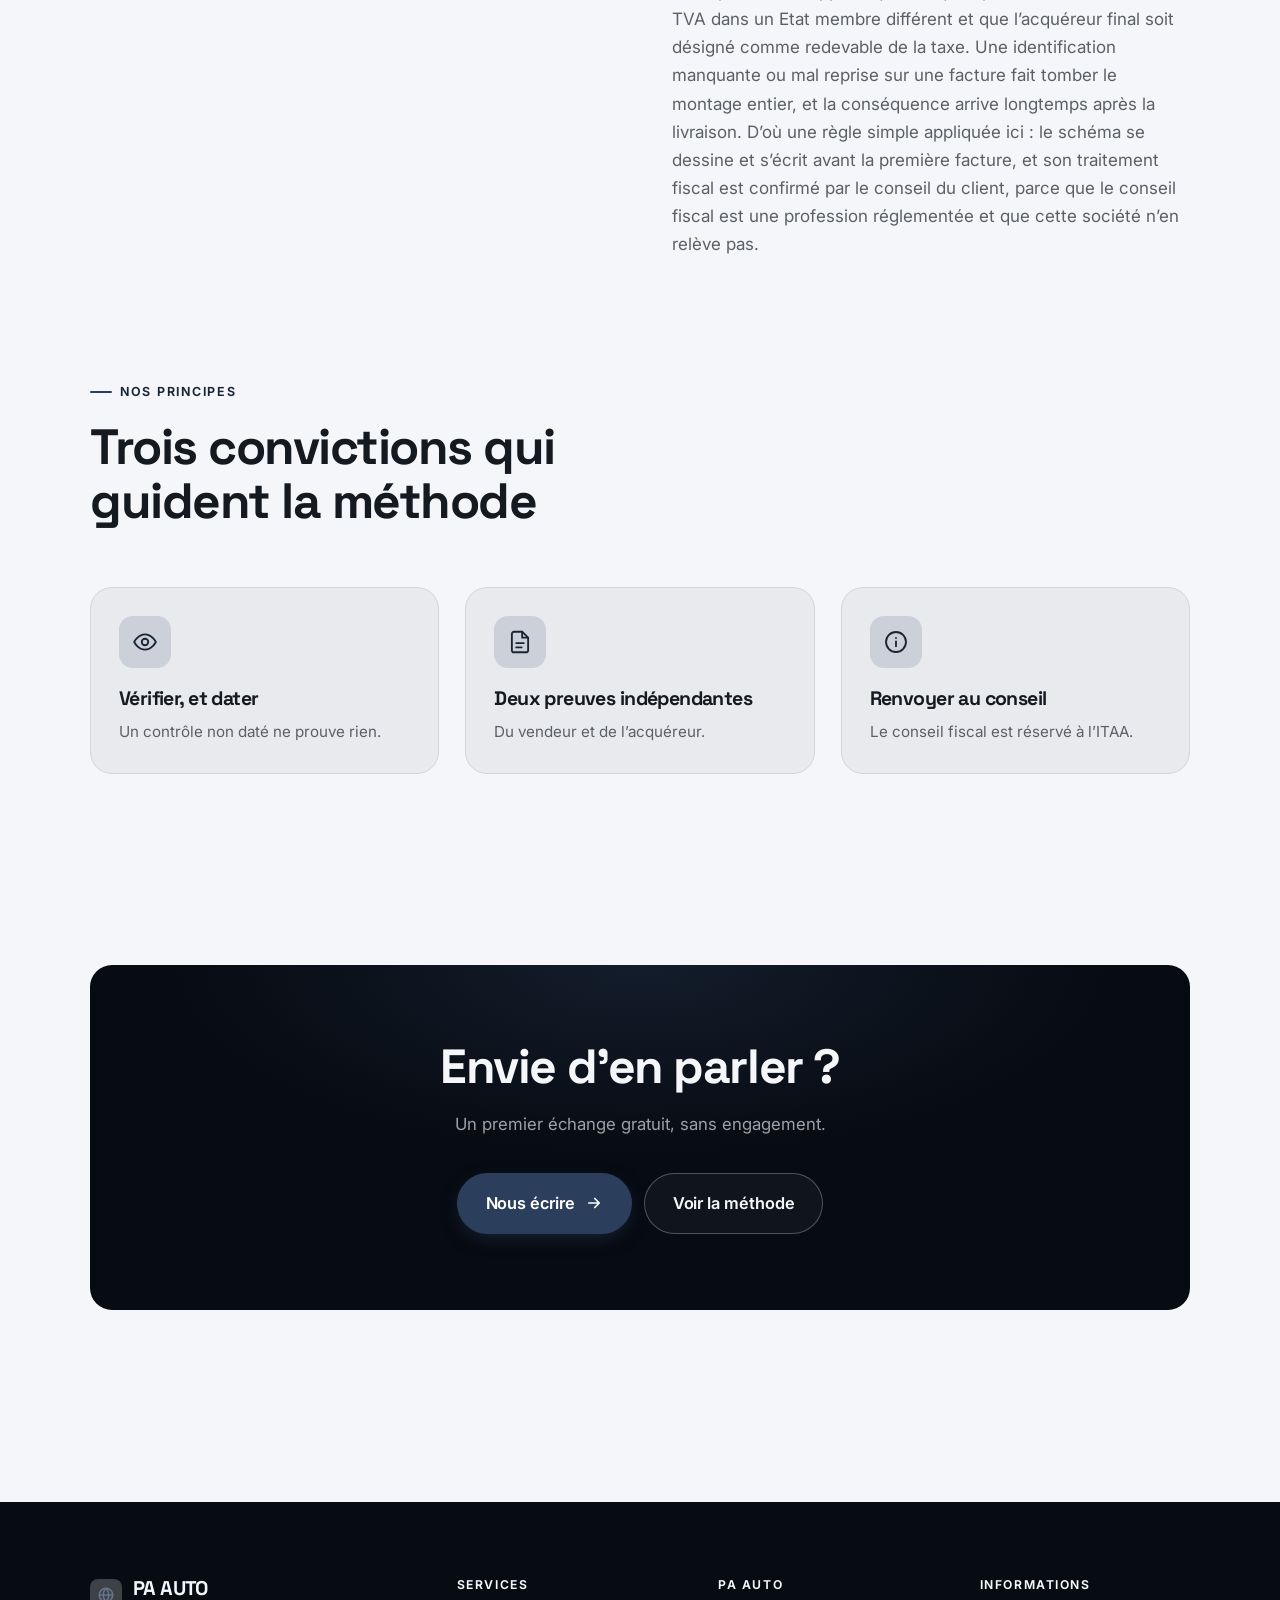
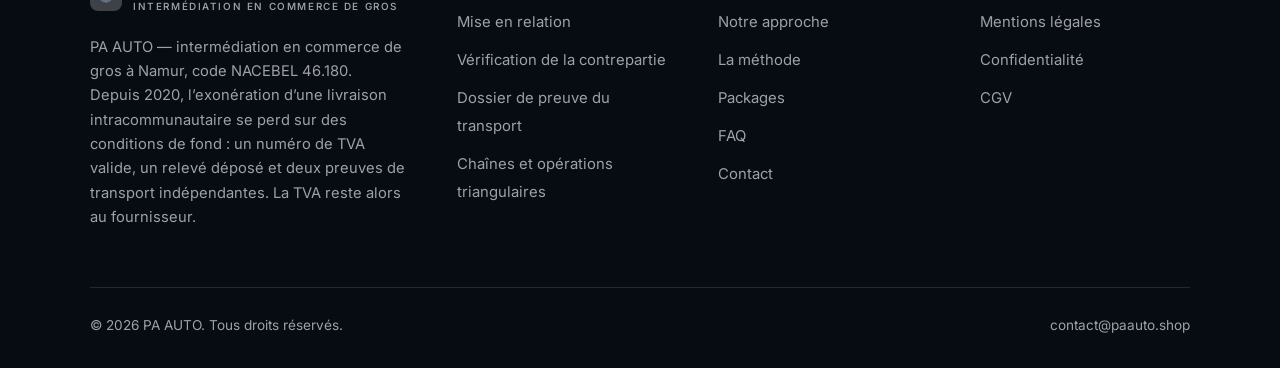
<file: a-propos.html>
<!DOCTYPE html>
<html lang="fr" class="no-js">
<head>
<meta charset="utf-8">
<meta name="viewport" content="width=device-width, initial-scale=1">
<title>Notre approche — PA AUTO</title>
<meta name="description" content="À propos de PA AUTO, intermédiaire en commerce de gros à Namur, numéro d’entreprise 0674.591.448.">
<link rel="canonical" href="https://paauto.shop/a-propos.html">

<meta property="og:type" content="website">
<meta property="og:url" content="https://paauto.shop/a-propos.html">
<meta property="og:site_name" content="PA AUTO">
<meta property="og:locale" content="fr_FR">
<meta property="og:title" content="Notre approche — PA AUTO">
<meta property="og:description" content="À propos de PA AUTO, intermédiaire en commerce de gros à Namur, numéro d’entreprise 0674.591.448.">
<meta name="theme-color" content="#070b12">

<link rel="icon" href="assets/img/favicon.svg" type="image/svg+xml">
<link rel="preconnect" href="https://fonts.googleapis.com">
<link rel="preconnect" href="https://fonts.gstatic.com" crossorigin>
<link rel="stylesheet" href="https://fonts.googleapis.com/css2?family=Space+Grotesk:wght@400;500;700&family=Inter:wght@400..700&display=swap">
<link rel="stylesheet" href="assets/css/style.css">

<!-- Thème appliqué avant le premier rendu (évite le flash) -->
<script>
document.documentElement.classList.remove('no-js');
(function(){try{var t=localStorage.getItem('site-theme');if(t){document.documentElement.setAttribute('data-theme',t);}}catch(e){}})();
</script>
</head>

<body>
<a class="skip-link" href="#main">Aller au contenu principal</a>

<header class="site-header">
  <nav class="wrap nav" aria-label="Navigation principale">
    <a class="brand" href="index.html">
      <svg class="brand__mark" viewBox="0 0 64 64" aria-hidden="true">
        <rect class="bm-bg" width="64" height="64" rx="16"/>
        <g class="bm-ic" transform="translate(14 14) scale(1.5)" fill="none" stroke-width="2.1" stroke-linecap="round" stroke-linejoin="round"><circle cx="12" cy="12" r="9"/><path d="M3 12h18M12 3c2.5 2.7 3.8 5.7 3.8 9s-1.3 6.3-3.8 9c-2.5-2.7-3.8-5.7-3.8-9S9.5 5.7 12 3z"/></g>
      </svg>
      <span>PA AUTO<span class="brand__sub">INTERMÉDIATION EN COMMERCE DE GROS</span></span>
    </a>

    <ul class="nav__links" id="nav-links">
      <li><a href="index.html">Accueil</a></li>
      <li><a href="programmes.html">Services</a></li>
      <li><a href="index.html#tarifs">Packages</a></li>
      <li><a href="a-propos.html" aria-current="page">Notre approche</a></li>
      <li><a href="contact.html">Contact</a></li>
      <li><a class="btn btn--primary" href="contact.html">Nous écrire</a></li>
    </ul>

    <div class="nav__cta">
      <button class="theme-toggle" type="button" aria-label="Passer en thème sombre">
        <svg class="icon-sun" viewBox="0 0 24 24" fill="none" stroke="currentColor" stroke-width="1.8" stroke-linecap="round" aria-hidden="true"><circle cx="12" cy="12" r="4"/><path d="M12 2v2m0 16v2M2 12h2m16 0h2M4.9 4.9l1.4 1.4m11.4 11.4 1.4 1.4M19.1 4.9l-1.4 1.4M6.3 17.7l-1.4 1.4"/></svg>
        <svg class="icon-moon" viewBox="0 0 24 24" fill="none" stroke="currentColor" stroke-width="1.8" stroke-linecap="round" stroke-linejoin="round" aria-hidden="true"><path d="M21 12.8A9 9 0 1 1 11.2 3a7 7 0 0 0 9.8 9.8z"/></svg>
      </button>
      <a class="btn btn--primary" href="contact.html">Nous écrire</a>
      <button class="nav__toggle" type="button" aria-expanded="false" aria-controls="nav-links" aria-label="Ouvrir le menu">
        <svg class="icon-open" viewBox="0 0 24 24" fill="none" stroke="currentColor" stroke-width="2" stroke-linecap="round" aria-hidden="true"><path d="M3 6h18M3 12h18M3 18h18"/></svg>
        <svg class="icon-close" viewBox="0 0 24 24" fill="none" stroke="currentColor" stroke-width="2" stroke-linecap="round" aria-hidden="true"><path d="M6 6l12 12M18 6L6 18"/></svg>
      </button>
    </div>
  </nav>
</header>

<main id="main">

<section class="page-head">
  <div class="wrap">
    <nav class="breadcrumb" aria-label="Fil d’Ariane">
      <a href="index.html">Accueil</a><span>/</span><span aria-current="page">Notre approche</span>
    </nav>
    <h1>Ce que le dossier doit contenir</h1>
    <p>Une exonération qui tient se prépare avant le chargement, pas pendant le contrôle.</p>
  </div>
</section>

<section class="section wrap">
  <div class="split reveal">
    <div class="split__art">
      <svg viewBox="0 0 520 420" role="img" aria-label="Exemple de semaine type : Demande, Contrepartie, TVA, Transport, Preuves, Listing.">
        <rect width="520" height="420" rx="20" fill="#e6e9ef"/>
        <circle cx="450" cy="54" r="96" fill="#2b3f5c" opacity=".12"/>
        <g style="font-family: var(--font-body)">
        <text x="40" y="62" font-size="22" font-weight="700" fill="#070b12" style="font-family: var(--font-display)">Une semaine type</text>
        <text x="80" y="100" text-anchor="middle" font-size="13" font-weight="600" fill="#72757a">Lun</text>
        <rect x="40" y="112" width="80" height="262" rx="12" fill="#f4f6fa"/>
        <rect x="46" y="133" width="68" height="85" rx="9" fill="#c0c6d1"/>
        <text x="80" y="155" text-anchor="middle" font-size="11" font-weight="650" fill="#070b12">Demande</text>
        <text x="172" y="100" text-anchor="middle" font-size="13" font-weight="600" fill="#72757a">Mar</text>
        <rect x="132" y="112" width="80" height="262" rx="12" fill="#f4f6fa"/>
        <rect x="138" y="208" width="68" height="105" rx="9" fill="#2b3f5c"/>
        <text x="172" y="230" text-anchor="middle" font-size="11" font-weight="650" fill="#ffffff">Contrepartie</text>
        <text x="264" y="100" text-anchor="middle" font-size="13" font-weight="600" fill="#72757a">Mer</text>
        <rect x="224" y="112" width="80" height="262" rx="12" fill="#f4f6fa"/>
        <rect x="230" y="148" width="68" height="75" rx="9" fill="#c0c6d1"/>
        <text x="264" y="170" text-anchor="middle" font-size="11" font-weight="650" fill="#070b12">TVA</text>
        <text x="356" y="100" text-anchor="middle" font-size="13" font-weight="600" fill="#72757a">Jeu</text>
        <rect x="316" y="112" width="80" height="262" rx="12" fill="#f4f6fa"/>
        <rect x="322" y="243" width="68" height="85" rx="9" fill="#070b12"/>
        <text x="356" y="265" text-anchor="middle" font-size="11" font-weight="650" fill="#f4f6fa">Transport</text>
        <text x="448" y="100" text-anchor="middle" font-size="13" font-weight="600" fill="#72757a">Ven</text>
        <rect x="408" y="112" width="80" height="262" rx="12" fill="#f4f6fa"/>
        <rect x="414" y="173" width="68" height="115" rx="9" fill="#c0c6d1"/>
        <text x="448" y="195" text-anchor="middle" font-size="11" font-weight="650" fill="#070b12">Preuves</text>
        </g>
      </svg>
    </div>
    <div>
      <span class="eyebrow">Notre approche</span>
      <h2>Pourquoi l’intermédiaire parle de preuves plutôt que de contacts</h2>
      <p>Un intermédiaire en commerce de gros se présente d’ordinaire par son carnet d’adresses. C’est la partie la moins vérifiable de son travail et la moins utile à décrire. La partie vérifiable est le dossier, et depuis 2020 elle a pris une importance qu’elle n’avait pas. L’exonération d’une livraison intracommunautaire de biens dépend désormais de conditions de fond : l’acquéreur doit être identifié à la TVA dans un autre Etat membre et avoir communiqué son numéro au fournisseur, et le fournisseur doit avoir déposé un relevé intracommunautaire correct. Ce ne sont plus des exigences rattrapables. Si l’une fait défaut, l’exonération n’existe pas, et la taxe est réclamée au fournisseur sur un prix qu’il a facturé hors taxe.</p>
      <p>La deuxième moitié du dossier concerne le transport. La réglementation d’exécution établit une présomption d’expédition lorsque le fournisseur détient au moins deux éléments de preuve non contradictoires, émis par deux parties indépendantes l’une de l’autre, du vendeur et de l’acquéreur. Cette condition d’indépendance est celle que les dossiers remplissent le moins souvent, parce qu’on y trouve volontiers deux documents émanant du même groupe. Et la situation la plus délicate est celle de l’enlèvement par l’acheteur : le vendeur ne maîtrise alors ni le transporteur ni la destination, et doit obtenir en outre une déclaration écrite de l’acquéreur, avec des mentions précises et dans un délai déterminé. Cela se règle avant que le camion charge.</p>
      <p>Vient enfin le cas des chaînes. Dans une opération triangulaire, la simplification suppose que chaque opérateur soit identifié à la TVA dans un Etat membre différent et que l’acquéreur final soit désigné comme redevable de la taxe. Une identification manquante ou mal reprise sur une facture fait tomber le montage entier, et la conséquence arrive longtemps après la livraison. D’où une règle simple appliquée ici : le schéma se dessine et s’écrit avant la première facture, et son traitement fiscal est confirmé par le conseil du client, parce que le conseil fiscal est une profession réglementée et que cette société n’en relève pas.</p>
      <!--
        À COMPLÉTER : ajoutez une présentation de la personne qui coache
        (prénom, parcours réel), avec une photo si possible. N'inventez ni
        diplôme ni expérience : voir README.md.
      -->
    </div>
  </div>
</section>

<section class="section section--flush wrap">
  <div class="section-head reveal">
    <span class="eyebrow">Nos principes</span>
    <h2>Trois convictions qui guident la méthode</h2>
  </div>
  <div class="grid grid--3 reveal-group">
    <article class="card">
      <div class="card__icon"><svg viewBox="0 0 24 24" fill="none" stroke="currentColor" stroke-width="1.7" stroke-linecap="round" stroke-linejoin="round" aria-hidden="true"><path d="M2 12s3.6-7 10-7 10 7 10 7-3.6 7-10 7S2 12 2 12z"/><circle cx="12" cy="12" r="3"/></svg></div>
      <h3>Vérifier, et dater</h3>
      <p>Un contrôle non daté ne prouve rien.</p>
    </article>
    <article class="card">
      <div class="card__icon"><svg viewBox="0 0 24 24" fill="none" stroke="currentColor" stroke-width="1.7" stroke-linecap="round" stroke-linejoin="round" aria-hidden="true"><path d="M14 2.5H6.5A2 2 0 0 0 4.5 4.5v15a2 2 0 0 0 2 2h11a2 2 0 0 0 2-2V8z"/><path d="M14 2.5V8h5.5M8.5 13h7M8.5 17h5"/></svg></div>
      <h3>Deux preuves indépendantes</h3>
      <p>Du vendeur et de l’acquéreur.</p>
    </article>
    <article class="card">
      <div class="card__icon"><svg viewBox="0 0 24 24" fill="none" stroke="currentColor" stroke-width="1.7" stroke-linecap="round" stroke-linejoin="round" aria-hidden="true"><circle cx="12" cy="12" r="9.2"/><path d="M12 16v-4.5M12 8.2v.1"/></svg></div>
      <h3>Renvoyer au conseil</h3>
      <p>Le conseil fiscal est réservé à l’ITAA.</p>
    </article>
  </div>
</section>

<section class="wrap section--tight">
  <div class="cta-band reveal">
    <h2>Envie d’en parler ?</h2>
    <p>Un premier échange gratuit, sans engagement.</p>
    <div class="hero__actions">
      <a class="btn btn--primary btn--lg" href="contact.html">Nous écrire <svg viewBox="0 0 24 24" fill="none" stroke="currentColor" stroke-width="2.2" stroke-linecap="round" stroke-linejoin="round" aria-hidden="true"><path d="M5 12h14M13 6l6 6-6 6"/></svg></a>
      <a class="btn btn--on-dark btn--lg" href="programmes.html">Voir la méthode</a>
    </div>
  </div>
</section>

</main>

<footer class="site-footer">
  <div class="wrap">
    <div class="footer__grid">
      <div class="footer__brand">
        <a class="brand" href="index.html">
          <svg class="brand__mark" viewBox="0 0 64 64" aria-hidden="true">
        <rect class="bm-bg" width="64" height="64" rx="16"/>
        <g class="bm-ic" transform="translate(14 14) scale(1.5)" fill="none" stroke-width="2.1" stroke-linecap="round" stroke-linejoin="round"><circle cx="12" cy="12" r="9"/><path d="M3 12h18M12 3c2.5 2.7 3.8 5.7 3.8 9s-1.3 6.3-3.8 9c-2.5-2.7-3.8-5.7-3.8-9S9.5 5.7 12 3z"/></g>
      </svg>
          <span>PA AUTO<span class="brand__sub">INTERMÉDIATION EN COMMERCE DE GROS</span></span>
        </a>
        <p>PA AUTO — intermédiation en commerce de gros à Namur, code NACEBEL 46.180. Depuis 2020, l’exonération d’une livraison intracommunautaire se perd sur des conditions de fond : un numéro de TVA valide, un relevé déposé et deux preuves de transport indépendantes. La TVA reste alors au fournisseur.</p>
      </div>

      <div class="footer__col">
        <h4>Services</h4>
        <ul>
          <li><a href="programmes.html#miseenrelation">Mise en relation</a></li>
          <li><a href="programmes.html#contrepartie">Vérification de la contrepartie</a></li>
          <li><a href="programmes.html#preuves">Dossier de preuve du transport</a></li>
          <li><a href="programmes.html#chaines">Chaînes et opérations triangulaires</a></li>
        </ul>
      </div>

      <div class="footer__col">
        <h4>PA AUTO</h4>
        <ul>
          <li><a href="a-propos.html">Notre approche</a></li>
          <li><a href="index.html#methode">La méthode</a></li>
          <li><a href="index.html#tarifs">Packages</a></li>
          <li><a href="index.html#faq">FAQ</a></li>
          <li><a href="contact.html">Contact</a></li>
        </ul>
      </div>

      <div class="footer__col">
        <h4>Informations</h4>
        <ul>
          <li><a href="mentions-legales.html">Mentions légales</a></li>
          <li><a href="mentions-legales.html#confidentialite">Confidentialité</a></li>
          <li><a href="mentions-legales.html#cgv">CGV</a></li>
        </ul>
      </div>
    </div>

    <div class="footer__bottom">
      <p>© <span data-year>2026</span> PA AUTO. Tous droits réservés.</p>
      <p><a href="mailto:contact@paauto.shop">contact@paauto.shop</a></p>
    </div>
  </div>
</footer>

<script src="assets/js/main.js" defer></script>
</body>
</html>
</file>
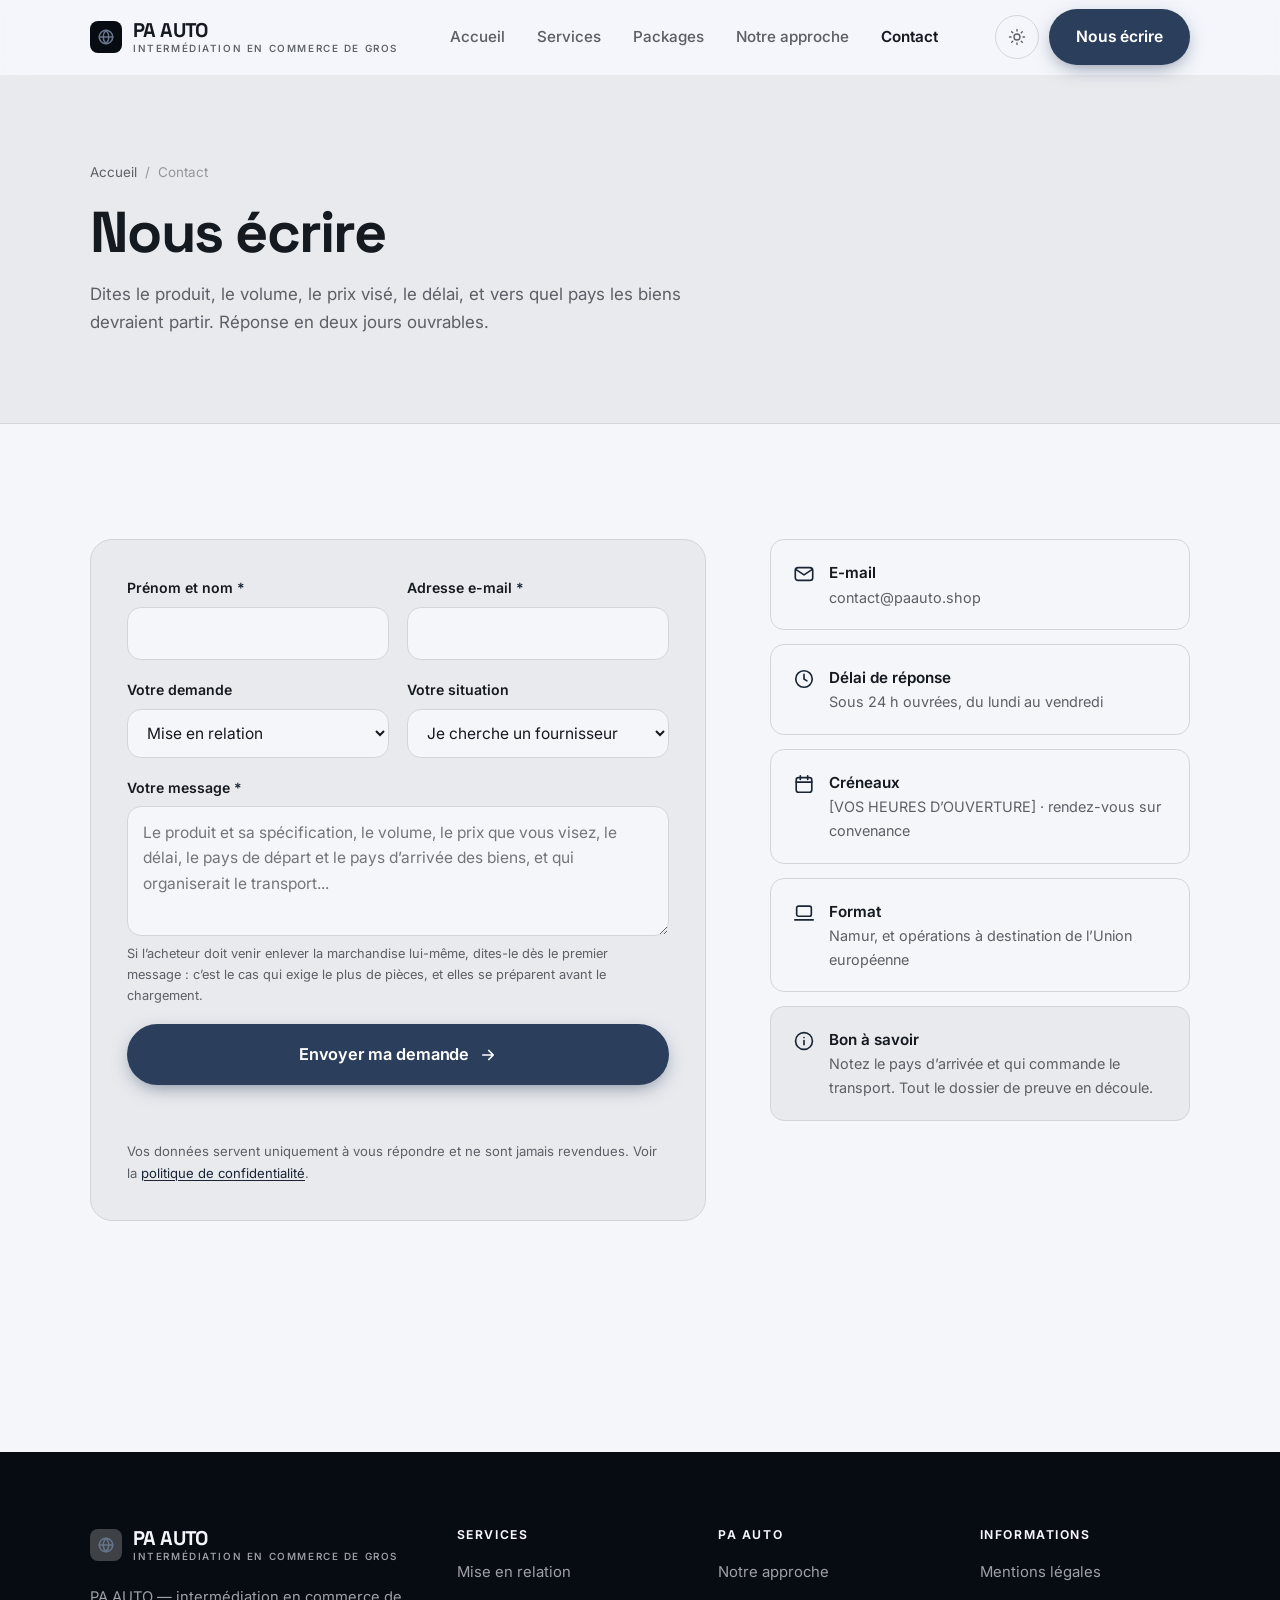
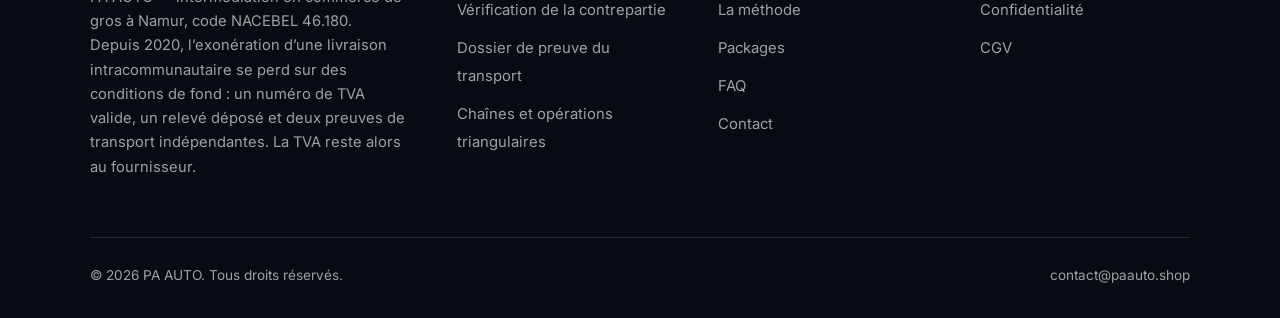
<file: contact.html>
<!DOCTYPE html>
<html lang="fr" class="no-js">
<head>
<meta charset="utf-8">
<meta name="viewport" content="width=device-width, initial-scale=1">
<title>Contact — PA AUTO</title>
<meta name="description" content="Contacter PA AUTO à Namur au sujet d’une demande de sourcing ou d’une opération transfrontalière. Réponse en deux jours ouvrables.">
<link rel="canonical" href="https://paauto.shop/contact.html">

<meta property="og:type" content="website">
<meta property="og:url" content="https://paauto.shop/contact.html">
<meta property="og:site_name" content="PA AUTO">
<meta property="og:locale" content="fr_FR">
<meta property="og:title" content="Contact — PA AUTO">
<meta property="og:description" content="Contacter PA AUTO à Namur au sujet d’une demande de sourcing ou d’une opération transfrontalière. Réponse en deux jours ouvrables.">
<meta name="theme-color" content="#070b12">

<link rel="icon" href="assets/img/favicon.svg" type="image/svg+xml">
<link rel="preconnect" href="https://fonts.googleapis.com">
<link rel="preconnect" href="https://fonts.gstatic.com" crossorigin>
<link rel="stylesheet" href="https://fonts.googleapis.com/css2?family=Space+Grotesk:wght@400;500;700&family=Inter:wght@400..700&display=swap">
<link rel="stylesheet" href="assets/css/style.css">

<!-- Thème appliqué avant le premier rendu (évite le flash) -->
<script>
document.documentElement.classList.remove('no-js');
(function(){try{var t=localStorage.getItem('site-theme');if(t){document.documentElement.setAttribute('data-theme',t);}}catch(e){}})();
</script>
</head>

<body>
<a class="skip-link" href="#main">Aller au contenu principal</a>

<header class="site-header">
  <nav class="wrap nav" aria-label="Navigation principale">
    <a class="brand" href="index.html">
      <svg class="brand__mark" viewBox="0 0 64 64" aria-hidden="true">
        <rect class="bm-bg" width="64" height="64" rx="16"/>
        <g class="bm-ic" transform="translate(14 14) scale(1.5)" fill="none" stroke-width="2.1" stroke-linecap="round" stroke-linejoin="round"><circle cx="12" cy="12" r="9"/><path d="M3 12h18M12 3c2.5 2.7 3.8 5.7 3.8 9s-1.3 6.3-3.8 9c-2.5-2.7-3.8-5.7-3.8-9S9.5 5.7 12 3z"/></g>
      </svg>
      <span>PA AUTO<span class="brand__sub">INTERMÉDIATION EN COMMERCE DE GROS</span></span>
    </a>

    <ul class="nav__links" id="nav-links">
      <li><a href="index.html">Accueil</a></li>
      <li><a href="programmes.html">Services</a></li>
      <li><a href="index.html#tarifs">Packages</a></li>
      <li><a href="a-propos.html">Notre approche</a></li>
      <li><a href="contact.html" aria-current="page">Contact</a></li>
      <li><a class="btn btn--primary" href="contact.html">Nous écrire</a></li>
    </ul>

    <div class="nav__cta">
      <button class="theme-toggle" type="button" aria-label="Passer en thème sombre">
        <svg class="icon-sun" viewBox="0 0 24 24" fill="none" stroke="currentColor" stroke-width="1.8" stroke-linecap="round" aria-hidden="true"><circle cx="12" cy="12" r="4"/><path d="M12 2v2m0 16v2M2 12h2m16 0h2M4.9 4.9l1.4 1.4m11.4 11.4 1.4 1.4M19.1 4.9l-1.4 1.4M6.3 17.7l-1.4 1.4"/></svg>
        <svg class="icon-moon" viewBox="0 0 24 24" fill="none" stroke="currentColor" stroke-width="1.8" stroke-linecap="round" stroke-linejoin="round" aria-hidden="true"><path d="M21 12.8A9 9 0 1 1 11.2 3a7 7 0 0 0 9.8 9.8z"/></svg>
      </button>
      <a class="btn btn--primary" href="contact.html">Nous écrire</a>
      <button class="nav__toggle" type="button" aria-expanded="false" aria-controls="nav-links" aria-label="Ouvrir le menu">
        <svg class="icon-open" viewBox="0 0 24 24" fill="none" stroke="currentColor" stroke-width="2" stroke-linecap="round" aria-hidden="true"><path d="M3 6h18M3 12h18M3 18h18"/></svg>
        <svg class="icon-close" viewBox="0 0 24 24" fill="none" stroke="currentColor" stroke-width="2" stroke-linecap="round" aria-hidden="true"><path d="M6 6l12 12M18 6L6 18"/></svg>
      </button>
    </div>
  </nav>
</header>

<main id="main">

<section class="page-head">
  <div class="wrap">
    <nav class="breadcrumb" aria-label="Fil d’Ariane">
      <a href="index.html">Accueil</a><span>/</span><span aria-current="page">Contact</span>
    </nav>
    <h1>Nous écrire</h1>
    <p>Dites le produit, le volume, le prix visé, le délai, et vers quel pays les biens devraient partir. Réponse en deux jours ouvrables.</p>
  </div>
</section>

<section class="section wrap">
  <div class="form-layout">

    <!--
      FORMULAIRE : l'attribut action contient un identifiant à remplacer.
      Créez un formulaire gratuit sur https://formspree.io puis remplacez
      VOTRE_ID_FORMSPREE. En attendant, le bouton ouvre la messagerie du
      visiteur avec un message pré-rempli vers contact@paauto.shop.
    -->
    <form class="form" id="contact-form" action="https://formspree.io/f/VOTRE_ID_FORMSPREE" method="POST"
          data-email="contact@paauto.shop" data-subject="Demande d’intermédiation"
          data-msg-mail="Votre logiciel de messagerie va s’ouvrir avec le message pré-rempli." data-msg-sending="Envoi en cours…"
          data-msg-ok="Merci ! Votre message est parti. Réponse sous 24 h ouvrées." data-msg-err="L’envoi a échoué. Écrivez-nous directement à">
      <div class="form__row">
        <div class="field">
          <label for="nom">Prénom et nom <span class="req" aria-hidden="true">*</span></label>
          <input type="text" id="nom" name="nom" autocomplete="name" required>
        </div>
        <div class="field">
          <label for="email">Adresse e-mail <span class="req" aria-hidden="true">*</span></label>
          <input type="email" id="email" name="email" autocomplete="email" required>
        </div>
      </div>

      <div class="form__row">
        <div class="field">
          <label for="programme">Votre demande</label>
          <select id="programme" name="programme">
            <option>Mise en relation</option>
            <option>Vérification de la contrepartie</option>
            <option>Dossier de preuve du transport</option>
            <option>Chaînes et opérations triangulaires</option>
            <option>Je ne sais pas encore</option>
          </select>
        </div>
        <div class="field">
          <label for="niveau">Votre situation</label>
          <select id="niveau" name="niveau">
            <option>Je cherche un fournisseur</option>
            <option>Je cherche des acheteurs</option>
            <option>Je dois cadrer une opération transfrontalière</option>
            <option>Autre</option>
          </select>
        </div>
      </div>

      <div class="field">
        <label for="message">Votre message <span class="req" aria-hidden="true">*</span></label>
        <textarea id="message" name="message" required placeholder="Le produit et sa spécification, le volume, le prix que vous visez, le délai, le pays de départ et le pays d’arrivée des biens, et qui organiserait le transport..."></textarea>
        <span class="field__hint">Si l’acheteur doit venir enlever la marchandise lui-même, dites-le dès le premier message : c’est le cas qui exige le plus de pièces, et elles se préparent avant le chargement.</span>
      </div>

      <!-- Piège à robots : invisible pour les humains -->
      <div class="visually-hidden" aria-hidden="true">
        <label for="site-web">Ne remplissez pas ce champ</label>
        <input type="text" id="site-web" name="_gotcha" tabindex="-1" autocomplete="off">
      </div>

      <button class="btn btn--primary btn--lg" type="submit">Envoyer ma demande <svg viewBox="0 0 24 24" fill="none" stroke="currentColor" stroke-width="2.2" stroke-linecap="round" stroke-linejoin="round" aria-hidden="true"><path d="M5 12h14M13 6l6 6-6 6"/></svg></button>

      <p id="form-status" class="form__status" role="status" aria-live="polite"></p>

      <p class="form__note">
        Vos données servent uniquement à vous répondre et ne sont jamais revendues. Voir la <a href="mentions-legales.html#confidentialite">politique de confidentialité</a>.
      </p>
    </form>

    <aside class="contact-aside">
      <div class="contact-card">
        <svg viewBox="0 0 24 24" fill="none" stroke="currentColor" stroke-width="1.8" stroke-linecap="round" stroke-linejoin="round" aria-hidden="true"><rect x="2.5" y="5" width="19" height="14" rx="3"/><path d="M3 7l9 6 9-6"/></svg>
        <div><b>E-mail</b><a href="mailto:contact@paauto.shop">contact@paauto.shop</a></div>
      </div>
      <div class="contact-card">
        <svg viewBox="0 0 24 24" fill="none" stroke="currentColor" stroke-width="1.8" stroke-linecap="round" stroke-linejoin="round" aria-hidden="true"><circle cx="12" cy="12" r="9"/><path d="M12 7v5l3.2 2"/></svg>
        <div><b>Délai de réponse</b><span>Sous 24 h ouvrées, du lundi au vendredi</span></div>
      </div>
      <div class="contact-card">
        <svg viewBox="0 0 24 24" fill="none" stroke="currentColor" stroke-width="1.8" stroke-linecap="round" stroke-linejoin="round" aria-hidden="true"><rect x="3.5" y="5" width="17" height="16" rx="2.5"/><path d="M8 3v4M16 3v4M3.5 10h17"/></svg>
        <div><b>Créneaux</b><span>[VOS HEURES D’OUVERTURE] · rendez-vous sur convenance</span></div>
      </div>
      <div class="contact-card">
        <svg viewBox="0 0 24 24" fill="none" stroke="currentColor" stroke-width="1.8" stroke-linecap="round" stroke-linejoin="round" aria-hidden="true"><rect x="4" y="4.5" width="16" height="11" rx="2"/><path d="M2 19.5h20"/></svg>
        <div><b>Format</b><span>Namur, et opérations à destination de l’Union européenne</span></div>
      </div>
      <div class="contact-card contact-card--soft">
        <svg viewBox="0 0 24 24" fill="none" stroke="currentColor" stroke-width="1.8" stroke-linecap="round" stroke-linejoin="round" aria-hidden="true"><circle cx="12" cy="12" r="9.2"/><path d="M12 16v-4.5M12 8.2v.1"/></svg>
        <div><b>Bon à savoir</b><span>Notez le pays d’arrivée et qui commande le transport. Tout le dossier de preuve en découle.</span></div>
      </div>
    </aside>

  </div>
</section>

</main>

<footer class="site-footer">
  <div class="wrap">
    <div class="footer__grid">
      <div class="footer__brand">
        <a class="brand" href="index.html">
          <svg class="brand__mark" viewBox="0 0 64 64" aria-hidden="true">
        <rect class="bm-bg" width="64" height="64" rx="16"/>
        <g class="bm-ic" transform="translate(14 14) scale(1.5)" fill="none" stroke-width="2.1" stroke-linecap="round" stroke-linejoin="round"><circle cx="12" cy="12" r="9"/><path d="M3 12h18M12 3c2.5 2.7 3.8 5.7 3.8 9s-1.3 6.3-3.8 9c-2.5-2.7-3.8-5.7-3.8-9S9.5 5.7 12 3z"/></g>
      </svg>
          <span>PA AUTO<span class="brand__sub">INTERMÉDIATION EN COMMERCE DE GROS</span></span>
        </a>
        <p>PA AUTO — intermédiation en commerce de gros à Namur, code NACEBEL 46.180. Depuis 2020, l’exonération d’une livraison intracommunautaire se perd sur des conditions de fond : un numéro de TVA valide, un relevé déposé et deux preuves de transport indépendantes. La TVA reste alors au fournisseur.</p>
      </div>

      <div class="footer__col">
        <h4>Services</h4>
        <ul>
          <li><a href="programmes.html#miseenrelation">Mise en relation</a></li>
          <li><a href="programmes.html#contrepartie">Vérification de la contrepartie</a></li>
          <li><a href="programmes.html#preuves">Dossier de preuve du transport</a></li>
          <li><a href="programmes.html#chaines">Chaînes et opérations triangulaires</a></li>
        </ul>
      </div>

      <div class="footer__col">
        <h4>PA AUTO</h4>
        <ul>
          <li><a href="a-propos.html">Notre approche</a></li>
          <li><a href="index.html#methode">La méthode</a></li>
          <li><a href="index.html#tarifs">Packages</a></li>
          <li><a href="index.html#faq">FAQ</a></li>
          <li><a href="contact.html">Contact</a></li>
        </ul>
      </div>

      <div class="footer__col">
        <h4>Informations</h4>
        <ul>
          <li><a href="mentions-legales.html">Mentions légales</a></li>
          <li><a href="mentions-legales.html#confidentialite">Confidentialité</a></li>
          <li><a href="mentions-legales.html#cgv">CGV</a></li>
        </ul>
      </div>
    </div>

    <div class="footer__bottom">
      <p>© <span data-year>2026</span> PA AUTO. Tous droits réservés.</p>
      <p><a href="mailto:contact@paauto.shop">contact@paauto.shop</a></p>
    </div>
  </div>
</footer>

<script src="assets/js/main.js" defer></script>
</body>
</html>
</file>
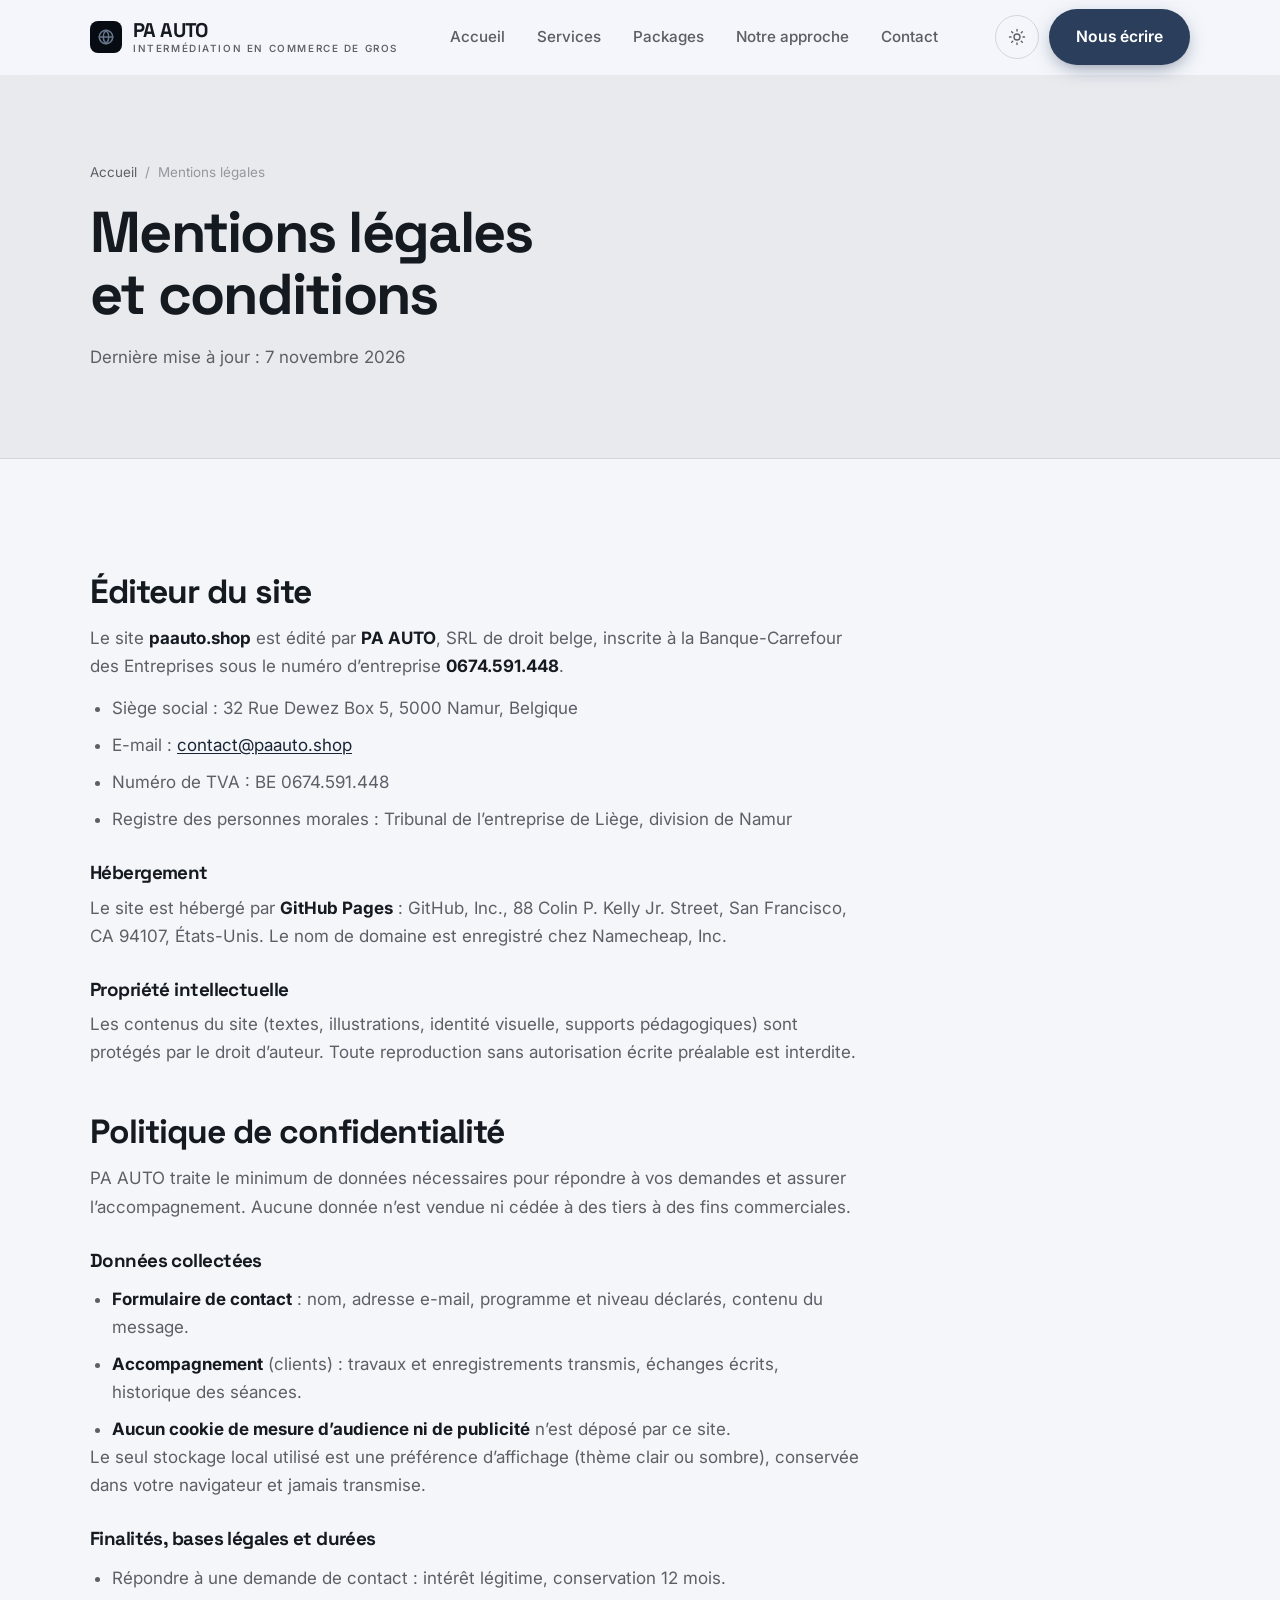
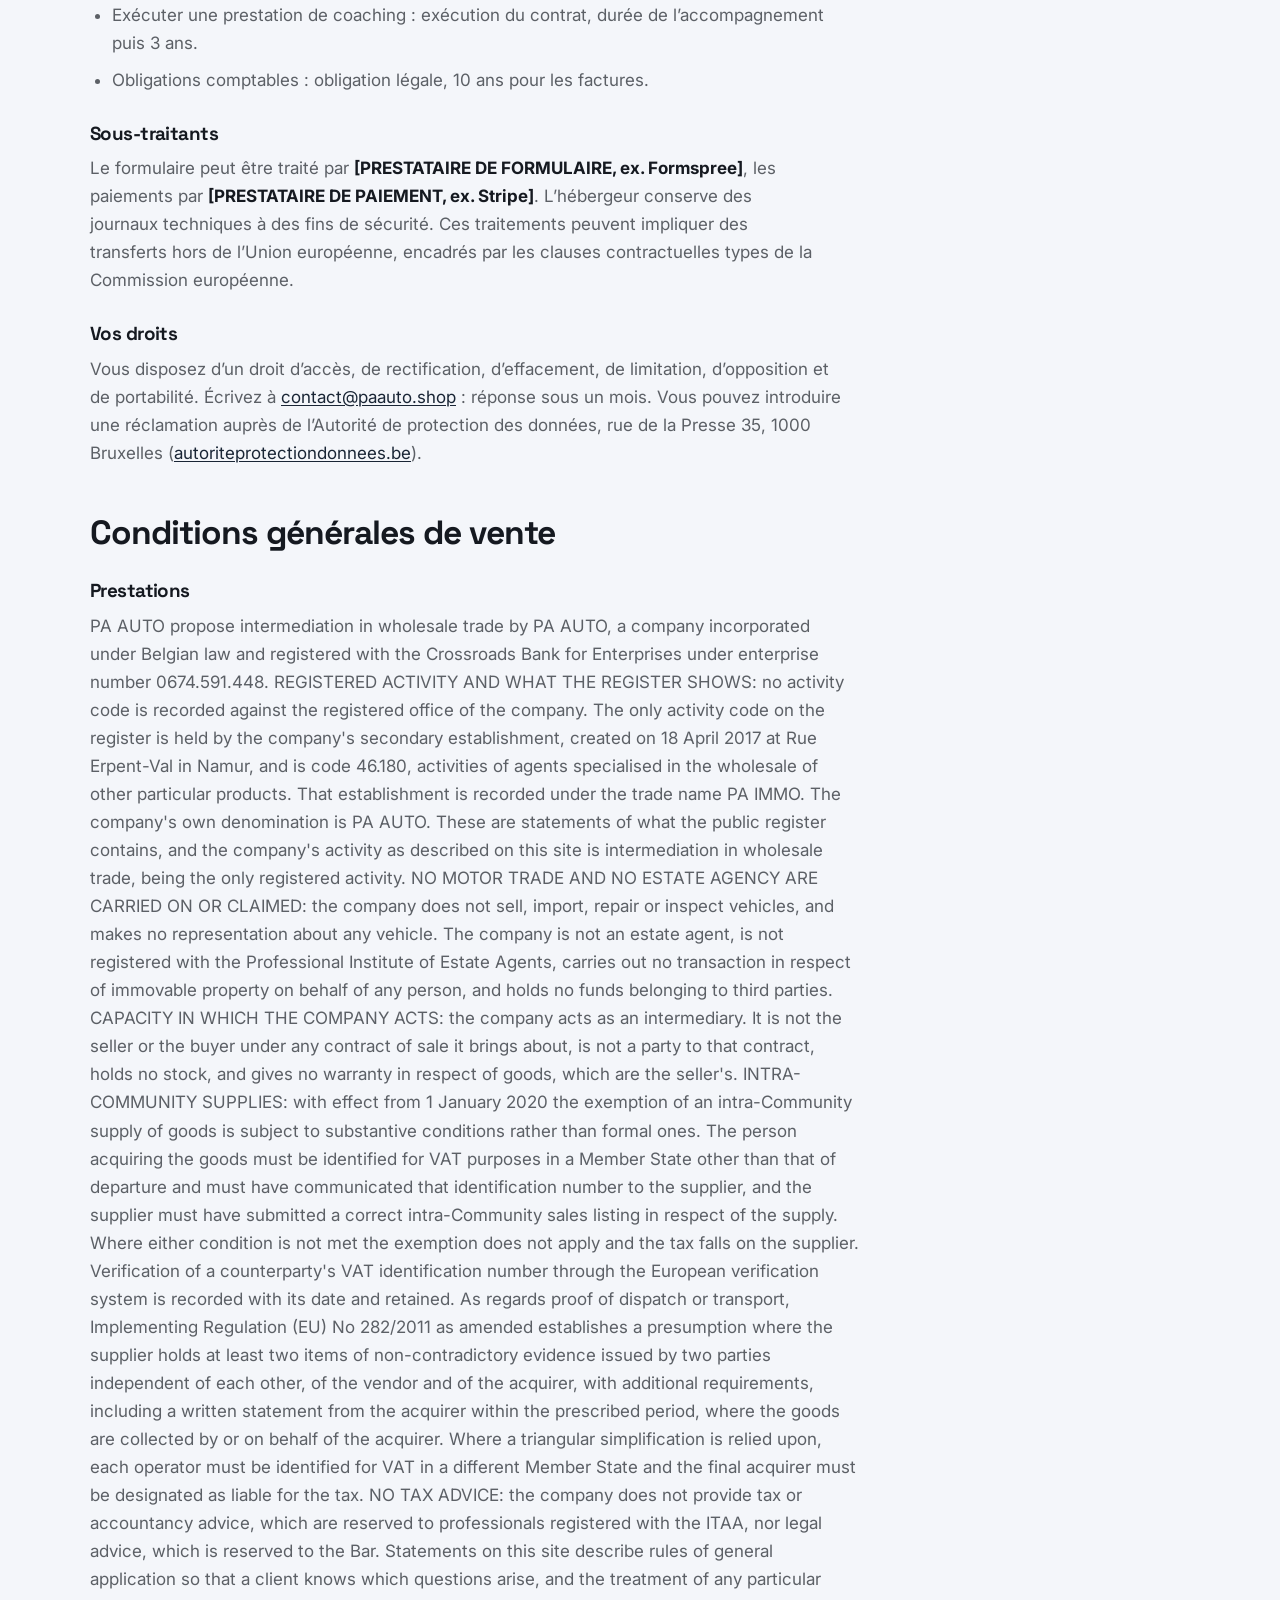
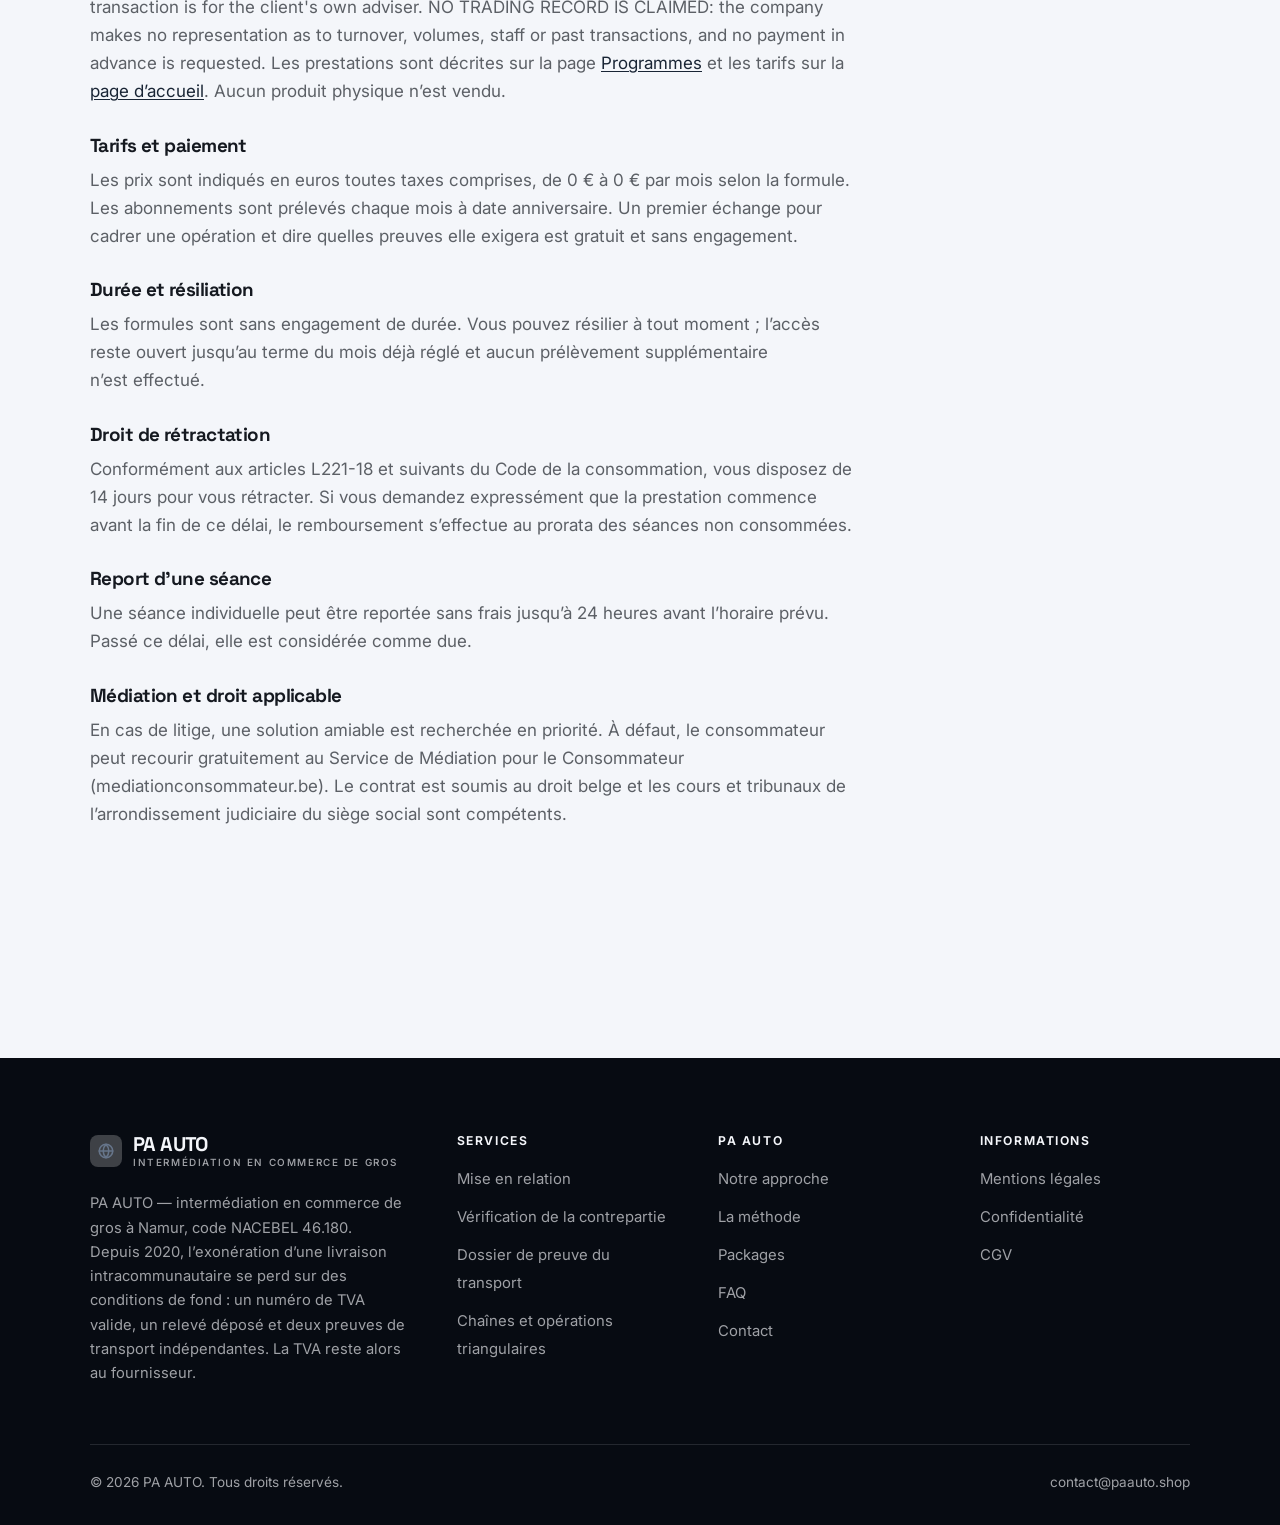
<file: mentions-legales.html>
<!DOCTYPE html>
<html lang="fr" class="no-js">
<head>
<meta charset="utf-8">
<meta name="viewport" content="width=device-width, initial-scale=1">
<title>Mentions légales, confidentialité et CGV — PA AUTO</title>
<meta name="description" content="Mentions légales, politique de confidentialité et conditions générales de vente de PA AUTO.">
<meta name="robots" content="noindex">

<meta property="og:type" content="website">
<meta property="og:url" content="https://paauto.shop/mentions-legales.html">
<meta property="og:site_name" content="PA AUTO">
<meta property="og:locale" content="fr_FR">
<meta property="og:title" content="Mentions légales, confidentialité et CGV — PA AUTO">
<meta property="og:description" content="Mentions légales, politique de confidentialité et conditions générales de vente de PA AUTO.">
<meta name="theme-color" content="#070b12">

<link rel="icon" href="assets/img/favicon.svg" type="image/svg+xml">
<link rel="preconnect" href="https://fonts.googleapis.com">
<link rel="preconnect" href="https://fonts.gstatic.com" crossorigin>
<link rel="stylesheet" href="https://fonts.googleapis.com/css2?family=Space+Grotesk:wght@400;500;700&family=Inter:wght@400..700&display=swap">
<link rel="stylesheet" href="assets/css/style.css">

<!-- Thème appliqué avant le premier rendu (évite le flash) -->
<script>
document.documentElement.classList.remove('no-js');
(function(){try{var t=localStorage.getItem('site-theme');if(t){document.documentElement.setAttribute('data-theme',t);}}catch(e){}})();
</script>
</head>

<body>
<a class="skip-link" href="#main">Aller au contenu principal</a>

<header class="site-header">
  <nav class="wrap nav" aria-label="Navigation principale">
    <a class="brand" href="index.html">
      <svg class="brand__mark" viewBox="0 0 64 64" aria-hidden="true">
        <rect class="bm-bg" width="64" height="64" rx="16"/>
        <g class="bm-ic" transform="translate(14 14) scale(1.5)" fill="none" stroke-width="2.1" stroke-linecap="round" stroke-linejoin="round"><circle cx="12" cy="12" r="9"/><path d="M3 12h18M12 3c2.5 2.7 3.8 5.7 3.8 9s-1.3 6.3-3.8 9c-2.5-2.7-3.8-5.7-3.8-9S9.5 5.7 12 3z"/></g>
      </svg>
      <span>PA AUTO<span class="brand__sub">INTERMÉDIATION EN COMMERCE DE GROS</span></span>
    </a>

    <ul class="nav__links" id="nav-links">
      <li><a href="index.html">Accueil</a></li>
      <li><a href="programmes.html">Services</a></li>
      <li><a href="index.html#tarifs">Packages</a></li>
      <li><a href="a-propos.html">Notre approche</a></li>
      <li><a href="contact.html">Contact</a></li>
      <li><a class="btn btn--primary" href="contact.html">Nous écrire</a></li>
    </ul>

    <div class="nav__cta">
      <button class="theme-toggle" type="button" aria-label="Passer en thème sombre">
        <svg class="icon-sun" viewBox="0 0 24 24" fill="none" stroke="currentColor" stroke-width="1.8" stroke-linecap="round" aria-hidden="true"><circle cx="12" cy="12" r="4"/><path d="M12 2v2m0 16v2M2 12h2m16 0h2M4.9 4.9l1.4 1.4m11.4 11.4 1.4 1.4M19.1 4.9l-1.4 1.4M6.3 17.7l-1.4 1.4"/></svg>
        <svg class="icon-moon" viewBox="0 0 24 24" fill="none" stroke="currentColor" stroke-width="1.8" stroke-linecap="round" stroke-linejoin="round" aria-hidden="true"><path d="M21 12.8A9 9 0 1 1 11.2 3a7 7 0 0 0 9.8 9.8z"/></svg>
      </button>
      <a class="btn btn--primary" href="contact.html">Nous écrire</a>
      <button class="nav__toggle" type="button" aria-expanded="false" aria-controls="nav-links" aria-label="Ouvrir le menu">
        <svg class="icon-open" viewBox="0 0 24 24" fill="none" stroke="currentColor" stroke-width="2" stroke-linecap="round" aria-hidden="true"><path d="M3 6h18M3 12h18M3 18h18"/></svg>
        <svg class="icon-close" viewBox="0 0 24 24" fill="none" stroke="currentColor" stroke-width="2" stroke-linecap="round" aria-hidden="true"><path d="M6 6l12 12M18 6L6 18"/></svg>
      </button>
    </div>
  </nav>
</header>

<main id="main">

<section class="page-head">
  <div class="wrap">
    <nav class="breadcrumb" aria-label="Fil d'Ariane">
      <a href="index.html">Accueil</a><span>/</span><span aria-current="page">Mentions légales</span>
    </nav>
    <h1>Mentions légales et conditions</h1>
    <p>Dernière mise à jour : <time datetime="2026-11-07">7 novembre 2026</time></p>
  </div>
</section>

<section class="section wrap">
  <div class="prose">

    <!--
      À COMPLÉTER : ce document est un squelette, pas un conseil juridique.
      Remplacez chaque [CROCHET] par vos informations réelles.
      En Belgique, le prestataire d’un service de la société de l’information doit
      communiquer son identité et son numéro d’entreprise (art. XII.6 du Code de
      droit économique).
    -->

    <h2 id="editeur">Éditeur du site</h2>
    <p>
      Le site <strong>paauto.shop</strong> est édité par <strong>PA AUTO</strong>,
      SRL de droit belge, inscrite à la Banque-Carrefour des
      Entreprises sous le numéro d’entreprise <strong>0674.591.448</strong>.
    </p>
    <ul>
      <li>Siège social : 32 Rue Dewez Box 5, 5000 Namur, Belgique</li>
      <li>E-mail : <a href="mailto:contact@paauto.shop">contact@paauto.shop</a></li>
      <li>Numéro de TVA : BE 0674.591.448</li>
      <li>Registre des personnes morales : Tribunal de l’entreprise de Liège, division de Namur</li>
    </ul>

    <h3>Hébergement</h3>
    <p>
      Le site est hébergé par <strong>GitHub Pages</strong> : GitHub, Inc., 88 Colin P. Kelly Jr. Street,
      San Francisco, CA 94107, États-Unis. Le nom de domaine est enregistré chez Namecheap, Inc.
    </p>

    <h3>Propriété intellectuelle</h3>
    <p>
      Les contenus du site (textes, illustrations, identité visuelle, supports pédagogiques) sont
      protégés par le droit d’auteur. Toute reproduction sans autorisation écrite préalable est interdite.
    </p>

    <h2 id="confidentialite">Politique de confidentialité</h2>
    <p>
      PA AUTO traite le minimum de données nécessaires pour répondre à vos demandes et assurer
      l’accompagnement. Aucune donnée n’est vendue ni cédée à des tiers à des fins commerciales.
    </p>
    <h3>Données collectées</h3>
    <ul>
      <li><strong>Formulaire de contact</strong> : nom, adresse e-mail, programme et niveau déclarés, contenu du message.</li>
      <li><strong>Accompagnement</strong> (clients) : travaux et enregistrements transmis, échanges écrits, historique des séances.</li>
      <li><strong>Aucun cookie de mesure d’audience ni de publicité</strong> n’est déposé par ce site.</li>
    </ul>
    <p>
      Le seul stockage local utilisé est une préférence d’affichage (thème clair ou sombre), conservée
      dans votre navigateur et jamais transmise.
    </p>
    <h3>Finalités, bases légales et durées</h3>
    <ul>
      <li>Répondre à une demande de contact : intérêt légitime, conservation 12 mois.</li>
      <li>Exécuter une prestation de coaching : exécution du contrat, durée de l’accompagnement puis 3 ans.</li>
      <li>Obligations comptables : obligation légale, 10 ans pour les factures.</li>
    </ul>
    <h3>Sous-traitants</h3>
    <p>
      Le formulaire peut être traité par <strong>[PRESTATAIRE DE FORMULAIRE, ex. Formspree]</strong>, les paiements
      par <strong>[PRESTATAIRE DE PAIEMENT, ex. Stripe]</strong>. L’hébergeur conserve des journaux techniques à des
      fins de sécurité. Ces traitements peuvent impliquer des transferts hors de l’Union européenne, encadrés par
      les clauses contractuelles types de la Commission européenne.
    </p>
    <h3>Vos droits</h3>
    <p>
      Vous disposez d’un droit d’accès, de rectification, d’effacement, de limitation, d’opposition et de
      portabilité. Écrivez à <a href="mailto:contact@paauto.shop">contact@paauto.shop</a> : réponse sous un mois. Vous pouvez
      introduire une réclamation auprès de l’Autorité de protection des données, rue de la Presse 35, 1000 Bruxelles (<a href="https://www.autoriteprotectiondonnees.be" rel="noopener" target="_blank">autoriteprotectiondonnees.be</a>).
    </p>

    <h2 id="cgv">Conditions générales de vente</h2>
    <h3>Prestations</h3>
    <p>
      PA AUTO propose intermediation in wholesale trade by PA AUTO, a company incorporated under Belgian law and registered with the Crossroads Bank for Enterprises under enterprise number 0674.591.448. REGISTERED ACTIVITY AND WHAT THE REGISTER SHOWS: no activity code is recorded against the registered office of the company. The only activity code on the register is held by the company's secondary establishment, created on 18 April 2017 at Rue Erpent-Val in Namur, and is code 46.180, activities of agents specialised in the wholesale of other particular products. That establishment is recorded under the trade name PA IMMO. The company's own denomination is PA AUTO. These are statements of what the public register contains, and the company's activity as described on this site is intermediation in wholesale trade, being the only registered activity. NO MOTOR TRADE AND NO ESTATE AGENCY ARE CARRIED ON OR CLAIMED: the company does not sell, import, repair or inspect vehicles, and makes no representation about any vehicle. The company is not an estate agent, is not registered with the Professional Institute of Estate Agents, carries out no transaction in respect of immovable property on behalf of any person, and holds no funds belonging to third parties. CAPACITY IN WHICH THE COMPANY ACTS: the company acts as an intermediary. It is not the seller or the buyer under any contract of sale it brings about, is not a party to that contract, holds no stock, and gives no warranty in respect of goods, which are the seller's. INTRA-COMMUNITY SUPPLIES: with effect from 1 January 2020 the exemption of an intra-Community supply of goods is subject to substantive conditions rather than formal ones. The person acquiring the goods must be identified for VAT purposes in a Member State other than that of departure and must have communicated that identification number to the supplier, and the supplier must have submitted a correct intra-Community sales listing in respect of the supply. Where either condition is not met the exemption does not apply and the tax falls on the supplier. Verification of a counterparty's VAT identification number through the European verification system is recorded with its date and retained. As regards proof of dispatch or transport, Implementing Regulation (EU) No 282/2011 as amended establishes a presumption where the supplier holds at least two items of non-contradictory evidence issued by two parties independent of each other, of the vendor and of the acquirer, with additional requirements, including a written statement from the acquirer within the prescribed period, where the goods are collected by or on behalf of the acquirer. Where a triangular simplification is relied upon, each operator must be identified for VAT in a different Member State and the final acquirer must be designated as liable for the tax. NO TAX ADVICE: the company does not provide tax or accountancy advice, which are reserved to professionals registered with the ITAA, nor legal advice, which is reserved to the Bar. Statements on this site describe rules of general application so that a client knows which questions arise, and the treatment of any particular transaction is for the client's own adviser. NO TRADING RECORD IS CLAIMED: the company makes no representation as to turnover, volumes, staff or past transactions, and no payment in advance is requested. Les prestations sont décrites sur la page
      <a href="programmes.html">Programmes</a> et les tarifs sur la <a href="index.html#tarifs">page d’accueil</a>.
      Aucun produit physique n’est vendu.
    </p>
    <h3>Tarifs et paiement</h3>
    <p>
      Les prix sont indiqués en euros toutes taxes comprises, de 0 € à 0 € par mois
      selon la formule. Les abonnements sont prélevés chaque mois à date anniversaire. Un premier échange pour cadrer une opération et dire quelles preuves elle exigera est gratuit et sans engagement.
    </p>
    <h3>Durée et résiliation</h3>
    <p>
      Les formules sont sans engagement de durée. Vous pouvez résilier à tout moment ; l’accès reste ouvert
      jusqu’au terme du mois déjà réglé et aucun prélèvement supplémentaire n’est effectué.
    </p>
    <h3>Droit de rétractation</h3>
    <p>
      Conformément aux articles L221-18 et suivants du Code de la consommation, vous disposez de 14 jours pour
      vous rétracter. Si vous demandez expressément que la prestation commence avant la fin de ce délai, le
      remboursement s’effectue au prorata des séances non consommées.
    </p>
    <h3>Report d’une séance</h3>
    <p>
      Une séance individuelle peut être reportée sans frais jusqu’à 24 heures avant l’horaire prévu. Passé ce
      délai, elle est considérée comme due.
    </p>
    <h3>Médiation et droit applicable</h3>
    <p>
      En cas de litige, une solution amiable est recherchée en priorité. À défaut, le consommateur peut recourir
      gratuitement au Service de Médiation pour le Consommateur (mediationconsommateur.be). Le contrat est soumis au droit belge et les cours et tribunaux de l’arrondissement judiciaire du siège social sont compétents.
    </p>

  </div>
</section>

</main>

<footer class="site-footer">
  <div class="wrap">
    <div class="footer__grid">
      <div class="footer__brand">
        <a class="brand" href="index.html">
          <svg class="brand__mark" viewBox="0 0 64 64" aria-hidden="true">
        <rect class="bm-bg" width="64" height="64" rx="16"/>
        <g class="bm-ic" transform="translate(14 14) scale(1.5)" fill="none" stroke-width="2.1" stroke-linecap="round" stroke-linejoin="round"><circle cx="12" cy="12" r="9"/><path d="M3 12h18M12 3c2.5 2.7 3.8 5.7 3.8 9s-1.3 6.3-3.8 9c-2.5-2.7-3.8-5.7-3.8-9S9.5 5.7 12 3z"/></g>
      </svg>
          <span>PA AUTO<span class="brand__sub">INTERMÉDIATION EN COMMERCE DE GROS</span></span>
        </a>
        <p>PA AUTO — intermédiation en commerce de gros à Namur, code NACEBEL 46.180. Depuis 2020, l’exonération d’une livraison intracommunautaire se perd sur des conditions de fond : un numéro de TVA valide, un relevé déposé et deux preuves de transport indépendantes. La TVA reste alors au fournisseur.</p>
      </div>

      <div class="footer__col">
        <h4>Services</h4>
        <ul>
          <li><a href="programmes.html#miseenrelation">Mise en relation</a></li>
          <li><a href="programmes.html#contrepartie">Vérification de la contrepartie</a></li>
          <li><a href="programmes.html#preuves">Dossier de preuve du transport</a></li>
          <li><a href="programmes.html#chaines">Chaînes et opérations triangulaires</a></li>
        </ul>
      </div>

      <div class="footer__col">
        <h4>PA AUTO</h4>
        <ul>
          <li><a href="a-propos.html">Notre approche</a></li>
          <li><a href="index.html#methode">La méthode</a></li>
          <li><a href="index.html#tarifs">Packages</a></li>
          <li><a href="index.html#faq">FAQ</a></li>
          <li><a href="contact.html">Contact</a></li>
        </ul>
      </div>

      <div class="footer__col">
        <h4>Informations</h4>
        <ul>
          <li><a href="mentions-legales.html">Mentions légales</a></li>
          <li><a href="mentions-legales.html#confidentialite">Confidentialité</a></li>
          <li><a href="mentions-legales.html#cgv">CGV</a></li>
        </ul>
      </div>
    </div>

    <div class="footer__bottom">
      <p>© <span data-year>2026</span> PA AUTO. Tous droits réservés.</p>
      <p><a href="mailto:contact@paauto.shop">contact@paauto.shop</a></p>
    </div>
  </div>
</footer>

<script src="assets/js/main.js" defer></script>
</body>
</html>
</file>
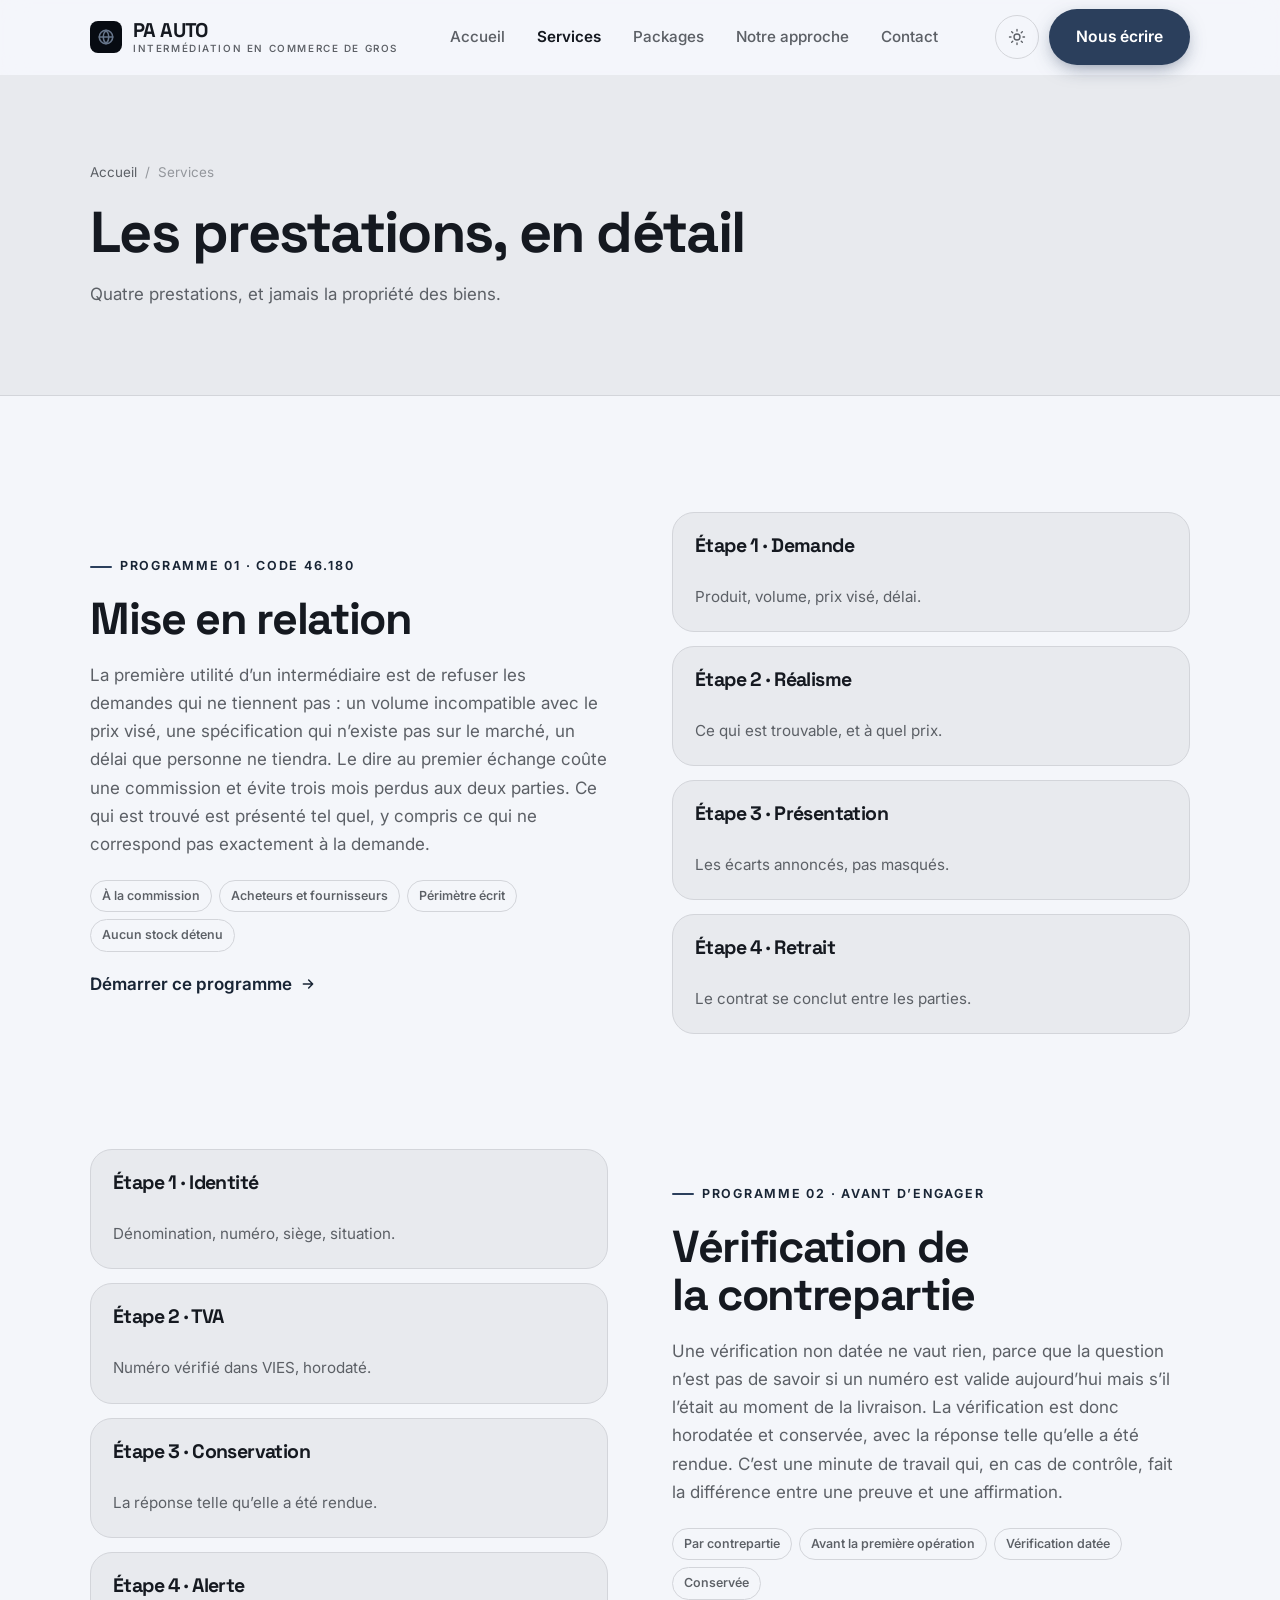
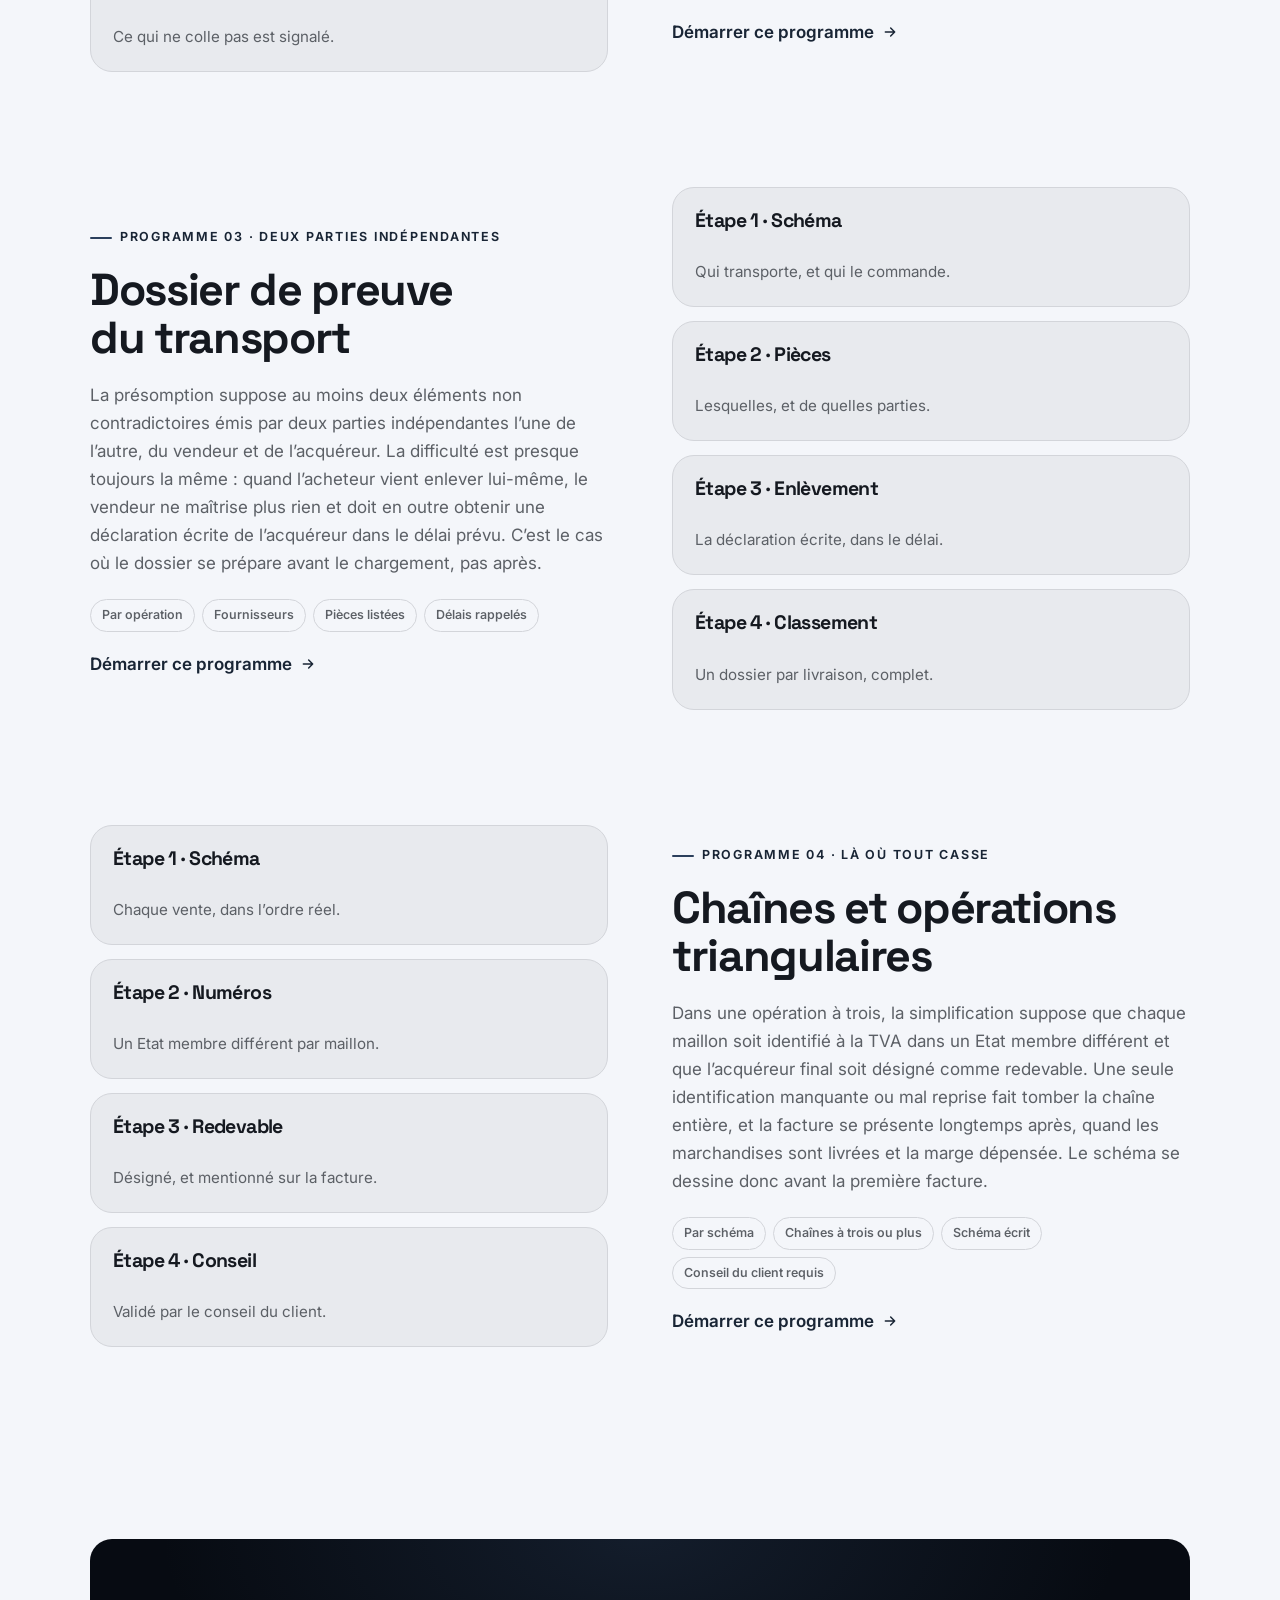
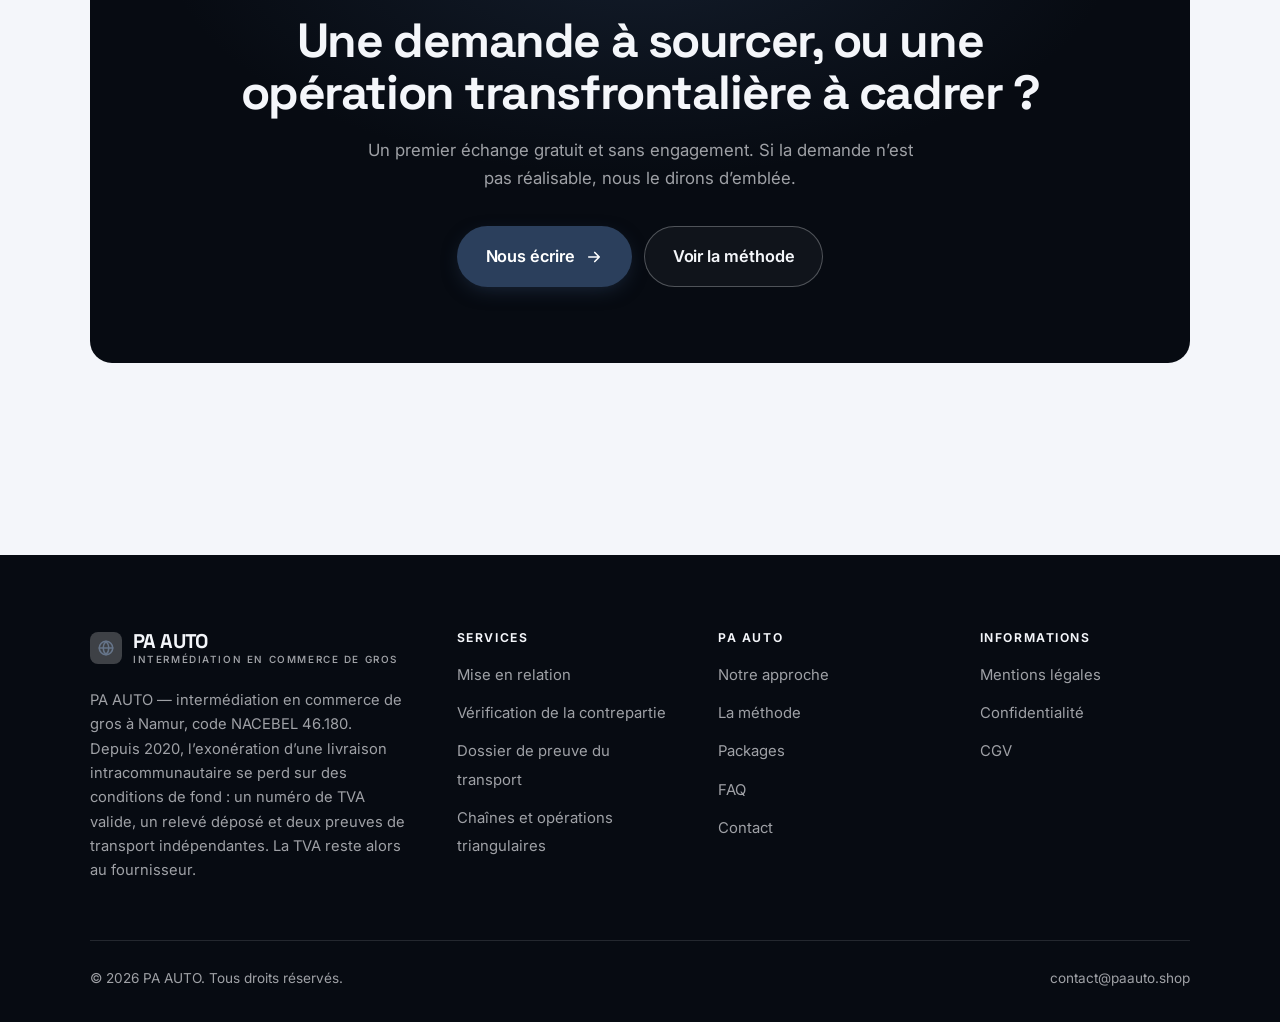
<file: programmes.html>
<!DOCTYPE html>
<html lang="fr" class="no-js">
<head>
<meta charset="utf-8">
<meta name="viewport" content="width=device-width, initial-scale=1">
<title>Services — PA AUTO</title>
<meta name="description" content="Les prestations de PA AUTO : mise en relation, vérification de la contrepartie, dossier de preuve du transport, et cartographie des chaînes et opérations triangulaires.">
<link rel="canonical" href="https://paauto.shop/programmes.html">

<meta property="og:type" content="website">
<meta property="og:url" content="https://paauto.shop/programmes.html">
<meta property="og:site_name" content="PA AUTO">
<meta property="og:locale" content="fr_FR">
<meta property="og:title" content="Services — PA AUTO">
<meta property="og:description" content="Les prestations de PA AUTO : mise en relation, vérification de la contrepartie, dossier de preuve du transport, et cartographie des chaînes et opérations triangulaires.">
<meta name="theme-color" content="#070b12">

<link rel="icon" href="assets/img/favicon.svg" type="image/svg+xml">
<link rel="preconnect" href="https://fonts.googleapis.com">
<link rel="preconnect" href="https://fonts.gstatic.com" crossorigin>
<link rel="stylesheet" href="https://fonts.googleapis.com/css2?family=Space+Grotesk:wght@400;500;700&family=Inter:wght@400..700&display=swap">
<link rel="stylesheet" href="assets/css/style.css">

<!-- Thème appliqué avant le premier rendu (évite le flash) -->
<script>
document.documentElement.classList.remove('no-js');
(function(){try{var t=localStorage.getItem('site-theme');if(t){document.documentElement.setAttribute('data-theme',t);}}catch(e){}})();
</script>
</head>

<body>
<a class="skip-link" href="#main">Aller au contenu principal</a>

<header class="site-header">
  <nav class="wrap nav" aria-label="Navigation principale">
    <a class="brand" href="index.html">
      <svg class="brand__mark" viewBox="0 0 64 64" aria-hidden="true">
        <rect class="bm-bg" width="64" height="64" rx="16"/>
        <g class="bm-ic" transform="translate(14 14) scale(1.5)" fill="none" stroke-width="2.1" stroke-linecap="round" stroke-linejoin="round"><circle cx="12" cy="12" r="9"/><path d="M3 12h18M12 3c2.5 2.7 3.8 5.7 3.8 9s-1.3 6.3-3.8 9c-2.5-2.7-3.8-5.7-3.8-9S9.5 5.7 12 3z"/></g>
      </svg>
      <span>PA AUTO<span class="brand__sub">INTERMÉDIATION EN COMMERCE DE GROS</span></span>
    </a>

    <ul class="nav__links" id="nav-links">
      <li><a href="index.html">Accueil</a></li>
      <li><a href="programmes.html" aria-current="page">Services</a></li>
      <li><a href="index.html#tarifs">Packages</a></li>
      <li><a href="a-propos.html">Notre approche</a></li>
      <li><a href="contact.html">Contact</a></li>
      <li><a class="btn btn--primary" href="contact.html">Nous écrire</a></li>
    </ul>

    <div class="nav__cta">
      <button class="theme-toggle" type="button" aria-label="Passer en thème sombre">
        <svg class="icon-sun" viewBox="0 0 24 24" fill="none" stroke="currentColor" stroke-width="1.8" stroke-linecap="round" aria-hidden="true"><circle cx="12" cy="12" r="4"/><path d="M12 2v2m0 16v2M2 12h2m16 0h2M4.9 4.9l1.4 1.4m11.4 11.4 1.4 1.4M19.1 4.9l-1.4 1.4M6.3 17.7l-1.4 1.4"/></svg>
        <svg class="icon-moon" viewBox="0 0 24 24" fill="none" stroke="currentColor" stroke-width="1.8" stroke-linecap="round" stroke-linejoin="round" aria-hidden="true"><path d="M21 12.8A9 9 0 1 1 11.2 3a7 7 0 0 0 9.8 9.8z"/></svg>
      </button>
      <a class="btn btn--primary" href="contact.html">Nous écrire</a>
      <button class="nav__toggle" type="button" aria-expanded="false" aria-controls="nav-links" aria-label="Ouvrir le menu">
        <svg class="icon-open" viewBox="0 0 24 24" fill="none" stroke="currentColor" stroke-width="2" stroke-linecap="round" aria-hidden="true"><path d="M3 6h18M3 12h18M3 18h18"/></svg>
        <svg class="icon-close" viewBox="0 0 24 24" fill="none" stroke="currentColor" stroke-width="2" stroke-linecap="round" aria-hidden="true"><path d="M6 6l12 12M18 6L6 18"/></svg>
      </button>
    </div>
  </nav>
</header>

<main id="main">

<section class="page-head">
  <div class="wrap">
    <nav class="breadcrumb" aria-label="Fil d’Ariane">
      <a href="index.html">Accueil</a><span>/</span><span aria-current="page">Services</span>
    </nav>
    <h1>Les prestations, en détail</h1>
    <p>Quatre prestations, et jamais la propriété des biens.</p>
  </div>
</section>

<section class="section wrap" id="miseenrelation">
  <div class="split reveal">
    <div>
      <span class="eyebrow">Programme 01 · Code 46.180</span>
      <h2>Mise en relation</h2>
      <p>La première utilité d’un intermédiaire est de refuser les demandes qui ne tiennent pas : un volume incompatible avec le prix visé, une spécification qui n’existe pas sur le marché, un délai que personne ne tiendra. Le dire au premier échange coûte une commission et évite trois mois perdus aux deux parties. Ce qui est trouvé est présenté tel quel, y compris ce qui ne correspond pas exactement à la demande.</p>
      <ul class="tags"><li>À la commission</li><li>Acheteurs et fournisseurs</li><li>Périmètre écrit</li><li>Aucun stock détenu</li></ul>
      <p><a class="arrow-link" href="contact.html">Démarrer ce programme <svg viewBox="0 0 24 24" fill="none" stroke="currentColor" stroke-width="2.2" stroke-linecap="round" stroke-linejoin="round" aria-hidden="true"><path d="M5 12h14M13 6l6 6-6 6"/></svg></a></p>
    </div>
    <div class="grid grid--2 grid--tight">
      <article class="card card--sm">
        <h3>Étape 1 · Demande</h3>
        <p>Produit, volume, prix visé, délai.</p>
      </article>
      <article class="card card--sm">
        <h3>Étape 2 · Réalisme</h3>
        <p>Ce qui est trouvable, et à quel prix.</p>
      </article>
      <article class="card card--sm">
        <h3>Étape 3 · Présentation</h3>
        <p>Les écarts annoncés, pas masqués.</p>
      </article>
      <article class="card card--sm">
        <h3>Étape 4 · Retrait</h3>
        <p>Le contrat se conclut entre les parties.</p>
      </article>
    </div>
  </div>
</section>

<section class="section section--flush wrap" id="contrepartie">
  <div class="split reveal">
    <div class="grid grid--2 grid--tight">
      <article class="card card--sm">
        <h3>Étape 1 · Identité</h3>
        <p>Dénomination, numéro, siège, situation.</p>
      </article>
      <article class="card card--sm">
        <h3>Étape 2 · TVA</h3>
        <p>Numéro vérifié dans VIES, horodaté.</p>
      </article>
      <article class="card card--sm">
        <h3>Étape 3 · Conservation</h3>
        <p>La réponse telle qu’elle a été rendue.</p>
      </article>
      <article class="card card--sm">
        <h3>Étape 4 · Alerte</h3>
        <p>Ce qui ne colle pas est signalé.</p>
      </article>
    </div>
    <div>
      <span class="eyebrow">Programme 02 · Avant d’engager</span>
      <h2>Vérification de la contrepartie</h2>
      <p>Une vérification non datée ne vaut rien, parce que la question n’est pas de savoir si un numéro est valide aujourd’hui mais s’il l’était au moment de la livraison. La vérification est donc horodatée et conservée, avec la réponse telle qu’elle a été rendue. C’est une minute de travail qui, en cas de contrôle, fait la différence entre une preuve et une affirmation.</p>
      <ul class="tags"><li>Par contrepartie</li><li>Avant la première opération</li><li>Vérification datée</li><li>Conservée</li></ul>
      <p><a class="arrow-link" href="contact.html">Démarrer ce programme <svg viewBox="0 0 24 24" fill="none" stroke="currentColor" stroke-width="2.2" stroke-linecap="round" stroke-linejoin="round" aria-hidden="true"><path d="M5 12h14M13 6l6 6-6 6"/></svg></a></p>
    </div>
  </div>
</section>

<section class="section section--flush wrap" id="preuves">
  <div class="split reveal">
    <div>
      <span class="eyebrow">Programme 03 · Deux parties indépendantes</span>
      <h2>Dossier de preuve du transport</h2>
      <p>La présomption suppose au moins deux éléments non contradictoires émis par deux parties indépendantes l’une de l’autre, du vendeur et de l’acquéreur. La difficulté est presque toujours la même : quand l’acheteur vient enlever lui-même, le vendeur ne maîtrise plus rien et doit en outre obtenir une déclaration écrite de l’acquéreur dans le délai prévu. C’est le cas où le dossier se prépare avant le chargement, pas après.</p>
      <ul class="tags"><li>Par opération</li><li>Fournisseurs</li><li>Pièces listées</li><li>Délais rappelés</li></ul>
      <p><a class="arrow-link" href="contact.html">Démarrer ce programme <svg viewBox="0 0 24 24" fill="none" stroke="currentColor" stroke-width="2.2" stroke-linecap="round" stroke-linejoin="round" aria-hidden="true"><path d="M5 12h14M13 6l6 6-6 6"/></svg></a></p>
    </div>
    <div class="grid grid--2 grid--tight">
      <article class="card card--sm">
        <h3>Étape 1 · Schéma</h3>
        <p>Qui transporte, et qui le commande.</p>
      </article>
      <article class="card card--sm">
        <h3>Étape 2 · Pièces</h3>
        <p>Lesquelles, et de quelles parties.</p>
      </article>
      <article class="card card--sm">
        <h3>Étape 3 · Enlèvement</h3>
        <p>La déclaration écrite, dans le délai.</p>
      </article>
      <article class="card card--sm">
        <h3>Étape 4 · Classement</h3>
        <p>Un dossier par livraison, complet.</p>
      </article>
    </div>
  </div>
</section>

<section class="section section--flush wrap" id="chaines">
  <div class="split reveal">
    <div class="grid grid--2 grid--tight">
      <article class="card card--sm">
        <h3>Étape 1 · Schéma</h3>
        <p>Chaque vente, dans l’ordre réel.</p>
      </article>
      <article class="card card--sm">
        <h3>Étape 2 · Numéros</h3>
        <p>Un Etat membre différent par maillon.</p>
      </article>
      <article class="card card--sm">
        <h3>Étape 3 · Redevable</h3>
        <p>Désigné, et mentionné sur la facture.</p>
      </article>
      <article class="card card--sm">
        <h3>Étape 4 · Conseil</h3>
        <p>Validé par le conseil du client.</p>
      </article>
    </div>
    <div>
      <span class="eyebrow">Programme 04 · Là où tout casse</span>
      <h2>Chaînes et opérations triangulaires</h2>
      <p>Dans une opération à trois, la simplification suppose que chaque maillon soit identifié à la TVA dans un Etat membre différent et que l’acquéreur final soit désigné comme redevable. Une seule identification manquante ou mal reprise fait tomber la chaîne entière, et la facture se présente longtemps après, quand les marchandises sont livrées et la marge dépensée. Le schéma se dessine donc avant la première facture.</p>
      <ul class="tags"><li>Par schéma</li><li>Chaînes à trois ou plus</li><li>Schéma écrit</li><li>Conseil du client requis</li></ul>
      <p><a class="arrow-link" href="contact.html">Démarrer ce programme <svg viewBox="0 0 24 24" fill="none" stroke="currentColor" stroke-width="2.2" stroke-linecap="round" stroke-linejoin="round" aria-hidden="true"><path d="M5 12h14M13 6l6 6-6 6"/></svg></a></p>
    </div>
  </div>
</section>

<section class="wrap section--tight">
  <div class="cta-band reveal">
    <h2>Une demande à sourcer, ou une opération transfrontalière à cadrer ?</h2>
    <p>Un premier échange gratuit et sans engagement. Si la demande n’est pas réalisable, nous le dirons d’emblée.</p>
    <div class="hero__actions">
      <a class="btn btn--primary btn--lg" href="contact.html">Nous écrire <svg viewBox="0 0 24 24" fill="none" stroke="currentColor" stroke-width="2.2" stroke-linecap="round" stroke-linejoin="round" aria-hidden="true"><path d="M5 12h14M13 6l6 6-6 6"/></svg></a>
      <a class="btn btn--on-dark btn--lg" href="programmes.html">Voir la méthode</a>
    </div>
  </div>
</section>

</main>

<footer class="site-footer">
  <div class="wrap">
    <div class="footer__grid">
      <div class="footer__brand">
        <a class="brand" href="index.html">
          <svg class="brand__mark" viewBox="0 0 64 64" aria-hidden="true">
        <rect class="bm-bg" width="64" height="64" rx="16"/>
        <g class="bm-ic" transform="translate(14 14) scale(1.5)" fill="none" stroke-width="2.1" stroke-linecap="round" stroke-linejoin="round"><circle cx="12" cy="12" r="9"/><path d="M3 12h18M12 3c2.5 2.7 3.8 5.7 3.8 9s-1.3 6.3-3.8 9c-2.5-2.7-3.8-5.7-3.8-9S9.5 5.7 12 3z"/></g>
      </svg>
          <span>PA AUTO<span class="brand__sub">INTERMÉDIATION EN COMMERCE DE GROS</span></span>
        </a>
        <p>PA AUTO — intermédiation en commerce de gros à Namur, code NACEBEL 46.180. Depuis 2020, l’exonération d’une livraison intracommunautaire se perd sur des conditions de fond : un numéro de TVA valide, un relevé déposé et deux preuves de transport indépendantes. La TVA reste alors au fournisseur.</p>
      </div>

      <div class="footer__col">
        <h4>Services</h4>
        <ul>
          <li><a href="programmes.html#miseenrelation">Mise en relation</a></li>
          <li><a href="programmes.html#contrepartie">Vérification de la contrepartie</a></li>
          <li><a href="programmes.html#preuves">Dossier de preuve du transport</a></li>
          <li><a href="programmes.html#chaines">Chaînes et opérations triangulaires</a></li>
        </ul>
      </div>

      <div class="footer__col">
        <h4>PA AUTO</h4>
        <ul>
          <li><a href="a-propos.html">Notre approche</a></li>
          <li><a href="index.html#methode">La méthode</a></li>
          <li><a href="index.html#tarifs">Packages</a></li>
          <li><a href="index.html#faq">FAQ</a></li>
          <li><a href="contact.html">Contact</a></li>
        </ul>
      </div>

      <div class="footer__col">
        <h4>Informations</h4>
        <ul>
          <li><a href="mentions-legales.html">Mentions légales</a></li>
          <li><a href="mentions-legales.html#confidentialite">Confidentialité</a></li>
          <li><a href="mentions-legales.html#cgv">CGV</a></li>
        </ul>
      </div>
    </div>

    <div class="footer__bottom">
      <p>© <span data-year>2026</span> PA AUTO. Tous droits réservés.</p>
      <p><a href="mailto:contact@paauto.shop">contact@paauto.shop</a></p>
    </div>
  </div>
</footer>

<script src="assets/js/main.js" defer></script>
</body>
</html>
</file>
<file: assets/css/style.css>
/* PA AUTO — couleurs et polices de la marque.
   Modifier ces valeurs suffit à changer l'identité visuelle de tout le site. */
:root {
  --c-accent:    #2b3f5c;
  --c-on-accent: #ffffff;
  --c-ink:       #070b12;
  --c-paper:     #f4f6fa;

  --accent-ink-light: color-mix(in srgb, var(--c-accent) 58%, black);
  --accent-on-dark:   color-mix(in srgb, var(--c-accent) 72%, white);

  --font-display: "Space Grotesk", system-ui, -apple-system, "Segoe UI", sans-serif;
  --font-body: "Inter", system-ui, -apple-system, "Segoe UI", sans-serif;
  --display-weight: 700;
  --display-tracking: -.03em;
}

/* ==========================================================================
   Feuille de style commune aux sites de coaching
   Les couleurs de marque (--c-accent, --c-on-accent, --c-ink, --c-paper) et
   les polices sont définies juste au-dessus, par site. Tout le reste en dérive.
   ========================================================================== */

/* --------------------------------------------------------------------------
   1. Tokens dérivés
   -------------------------------------------------------------------------- */

:root {
  /* Thème clair */
  --paper:      var(--c-paper);
  --paper-2:    color-mix(in srgb, var(--c-paper) 95%, var(--c-ink));
  --paper-3:    color-mix(in srgb, var(--c-paper) 89%, var(--c-ink));
  --line:       color-mix(in srgb, var(--c-paper) 86%, var(--c-ink));
  --text:       color-mix(in srgb, var(--c-ink) 94%, var(--c-paper));
  --muted:      color-mix(in srgb, var(--c-ink) 64%, var(--c-paper));
  --accent:     var(--c-accent);
  --accent-600: color-mix(in srgb, var(--c-accent) 86%, black);
  --accent-ink: var(--accent-ink-light);
  --on-accent:  var(--c-on-accent);
  --ink:        var(--c-ink);
  --ink-soft:   color-mix(in srgb, var(--c-ink) 90%, white);
  --on-ink:     var(--c-paper);
  --on-ink-mut: color-mix(in srgb, var(--c-paper) 64%, var(--c-ink));
  --brand-bg:   var(--c-ink);

  /* Rayons */
  --r-sm: 8px;
  --r-md: 14px;
  --r-lg: 22px;
  --r-full: 999px;

  /* Ombres */
  --sh-1: 0 1px 2px rgba(0, 0, 0, .05), 0 2px 8px rgba(0, 0, 0, .04);
  --sh-2: 0 2px 4px rgba(0, 0, 0, .05), 0 12px 32px rgba(0, 0, 0, .09);
  --sh-3: 0 4px 8px rgba(0, 0, 0, .06), 0 24px 56px rgba(0, 0, 0, .14);

  /* Rythme */
  --gutter: clamp(16px, 4vw, 40px);
  --maxw: 1180px;
  --section-y: clamp(64px, 9vw, 124px);

  --ease: cubic-bezier(.22, .61, .36, 1);
}

/* Thème sombre — suit le système, sauf si l'utilisateur a choisi « clair » */
@media (prefers-color-scheme: dark) {
  :root:not([data-theme="light"]) {
    --paper:      var(--c-ink);
    --paper-2:    color-mix(in srgb, var(--c-ink) 92%, white);
    --paper-3:    color-mix(in srgb, var(--c-ink) 86%, white);
    --line:       color-mix(in srgb, var(--c-ink) 80%, white);
    --text:       color-mix(in srgb, var(--c-paper) 94%, var(--c-ink));
    --muted:      color-mix(in srgb, var(--c-paper) 66%, var(--c-ink));
    --accent-ink: var(--accent-on-dark);
    --ink:        color-mix(in srgb, var(--c-ink) 72%, black);
    --brand-bg:   color-mix(in srgb, var(--c-ink) 80%, white);
    --sh-1: 0 1px 2px rgba(0, 0, 0, .4), 0 2px 8px rgba(0, 0, 0, .3);
    --sh-2: 0 2px 4px rgba(0, 0, 0, .4), 0 12px 32px rgba(0, 0, 0, .45);
    --sh-3: 0 4px 8px rgba(0, 0, 0, .45), 0 24px 56px rgba(0, 0, 0, .55);
  }
}

/* Thème sombre — choix explicite */
:root[data-theme="dark"] {
  --paper:      var(--c-ink);
  --paper-2:    color-mix(in srgb, var(--c-ink) 92%, white);
  --paper-3:    color-mix(in srgb, var(--c-ink) 86%, white);
  --line:       color-mix(in srgb, var(--c-ink) 80%, white);
  --text:       color-mix(in srgb, var(--c-paper) 94%, var(--c-ink));
  --muted:      color-mix(in srgb, var(--c-paper) 66%, var(--c-ink));
  --accent-ink: var(--accent-on-dark);
  --ink:        color-mix(in srgb, var(--c-ink) 72%, black);
  --brand-bg:   color-mix(in srgb, var(--c-ink) 80%, white);
  --sh-1: 0 1px 2px rgba(0, 0, 0, .4), 0 2px 8px rgba(0, 0, 0, .3);
  --sh-2: 0 2px 4px rgba(0, 0, 0, .4), 0 12px 32px rgba(0, 0, 0, .45);
  --sh-3: 0 4px 8px rgba(0, 0, 0, .45), 0 24px 56px rgba(0, 0, 0, .55);
}

/* --------------------------------------------------------------------------
   2. Reset / base
   -------------------------------------------------------------------------- */

*, *::before, *::after { box-sizing: border-box; }

* { margin: 0; }

html {
  -webkit-text-size-adjust: 100%;
  scroll-behavior: smooth;
  scroll-padding-top: 88px;
}

body {
  background: var(--paper);
  color: var(--text);
  font-family: var(--font-body);
  font-size: 17px;
  line-height: 1.65;
  -webkit-font-smoothing: antialiased;
  text-rendering: optimizeLegibility;
  overflow-x: hidden;
}

img, svg, video { display: block; max-width: 100%; height: auto; }

a { color: inherit; text-decoration: none; }

button, input, textarea, select { font: inherit; color: inherit; }

h1, h2, h3, h4 {
  font-family: var(--font-display);
  font-weight: var(--display-weight);
  line-height: 1.08;
  letter-spacing: var(--display-tracking);
  text-wrap: balance;
}

p { text-wrap: pretty; }

:focus-visible {
  outline: 3px solid var(--accent);
  outline-offset: 3px;
  border-radius: 4px;
}

::selection { background: var(--accent); color: var(--on-accent); }

/* --------------------------------------------------------------------------
   3. Utilitaires de mise en page
   -------------------------------------------------------------------------- */

.wrap {
  width: 100%;
  max-width: var(--maxw);
  margin-inline: auto;
  padding-inline: var(--gutter);
}

.section { padding-block: var(--section-y); }
.section--flush { padding-top: 0; }
.section--tight { padding-block: clamp(48px, 6vw, 80px); }

.skip-link {
  position: absolute;
  left: 12px;
  top: -100px;
  z-index: 200;
  background: var(--accent);
  color: var(--on-accent);
  padding: 12px 20px;
  border-radius: var(--r-sm);
  font-weight: 600;
  transition: top .2s var(--ease);
}
.skip-link:focus { top: 12px; }

.eyebrow {
  display: inline-flex;
  align-items: center;
  gap: 8px;
  font-size: .78rem;
  font-weight: 650;
  letter-spacing: .14em;
  text-transform: uppercase;
  color: var(--accent-ink);
  margin-bottom: 18px;
}
.eyebrow::before {
  content: "";
  width: 22px;
  height: 2px;
  background: var(--accent);
  border-radius: 2px;
}

.section-head { max-width: 62ch; margin-bottom: clamp(36px, 5vw, 60px); }
.section-head h2 { font-size: clamp(2rem, 4.4vw, 3.1rem); }
.section-head p {
  margin-top: 18px;
  color: var(--muted);
  font-size: clamp(1rem, 1.6vw, 1.12rem);
  max-width: 58ch;
}

.section-head--center { margin-inline: auto; text-align: center; }
.section-head--center .eyebrow { justify-content: center; }
.section-head--center p { margin-inline: auto; }

/* --------------------------------------------------------------------------
   4. Boutons
   -------------------------------------------------------------------------- */

.btn {
  display: inline-flex;
  align-items: center;
  justify-content: center;
  gap: 10px;
  padding: 14px 26px;
  border: 1px solid transparent;
  border-radius: var(--r-full);
  font-weight: 620;
  font-size: .98rem;
  letter-spacing: -.005em;
  cursor: pointer;
  white-space: nowrap;
  transition: transform .18s var(--ease), background-color .18s var(--ease),
              border-color .18s var(--ease), box-shadow .18s var(--ease), color .18s var(--ease);
}
.btn:hover { transform: translateY(-2px); }
.btn:active { transform: translateY(0); }

.btn--primary {
  background: var(--accent);
  color: var(--on-accent);
  box-shadow: 0 6px 20px -6px color-mix(in srgb, var(--c-accent) 65%, transparent);
}
.btn--primary:hover {
  background: var(--accent-600);
  box-shadow: 0 12px 28px -8px color-mix(in srgb, var(--c-accent) 70%, transparent);
}

.btn--ghost {
  border-color: var(--line);
  background: transparent;
  color: var(--text);
}
.btn--ghost:hover { border-color: var(--accent); color: var(--accent-ink); }

.btn--on-dark {
  border-color: color-mix(in srgb, var(--c-paper) 28%, transparent);
  color: var(--on-ink);
  background: color-mix(in srgb, var(--c-paper) 4%, transparent);
}
.btn--on-dark:hover {
  border-color: color-mix(in srgb, var(--c-paper) 60%, transparent);
  background: color-mix(in srgb, var(--c-paper) 10%, transparent);
}

.btn--lg { padding: 16px 28px; font-size: 1.02rem; }
.btn--block { width: 100%; }

.btn svg { width: 18px; height: 18px; flex: none; }

@media (max-width: 420px) {
  .btn--lg { padding: 15px 22px; font-size: 1rem; white-space: normal; text-align: center; }
}

/* Lien fléché */
.arrow-link {
  display: inline-flex;
  align-items: center;
  gap: 8px;
  font-weight: 620;
  color: var(--accent-ink);
}
.arrow-link svg { width: 16px; height: 16px; transition: transform .18s var(--ease); }
.arrow-link:hover svg { transform: translateX(4px); }

/* --------------------------------------------------------------------------
   5. En-tête / navigation
   -------------------------------------------------------------------------- */

.site-header {
  position: sticky;
  top: 0;
  z-index: 100;
  background: color-mix(in srgb, var(--paper) 82%, transparent);
  backdrop-filter: saturate(180%) blur(14px);
  -webkit-backdrop-filter: saturate(180%) blur(14px);
  border-bottom: 1px solid transparent;
  transition: border-color .25s var(--ease), background-color .25s var(--ease);
}
.site-header.is-stuck {
  border-bottom-color: var(--line);
  background: color-mix(in srgb, var(--paper) 94%, transparent);
}

.nav {
  display: flex;
  align-items: center;
  justify-content: space-between;
  gap: 24px;
  height: 74px;
}

.brand {
  display: inline-flex;
  align-items: center;
  gap: 11px;
  font-family: var(--font-display);
  font-weight: var(--display-weight);
  font-size: 1.24rem;
  letter-spacing: var(--display-tracking);
  flex: none;
  line-height: 1.1;
}
.brand__mark { width: 32px; height: 32px; flex: none; }
.brand__mark .bm-bg { fill: var(--brand-bg); }
.brand__mark .bm-ic { stroke: var(--accent-on-dark); color: var(--accent-on-dark); }
.brand__sub {
  display: block;
  font-family: var(--font-body);
  font-size: .62rem;
  font-weight: 550;
  letter-spacing: .16em;
  text-transform: uppercase;
  color: var(--muted);
  margin-top: 1px;
}

.nav__links {
  display: flex;
  align-items: center;
  gap: 4px;
  list-style: none;
  padding: 0;
}
.nav__links a {
  display: block;
  padding: 9px 14px;
  border-radius: var(--r-full);
  font-size: .95rem;
  font-weight: 520;
  color: var(--muted);
  transition: color .16s var(--ease), background-color .16s var(--ease);
}
.nav__links a:hover { color: var(--text); background: var(--paper-2); }
.nav__links a[aria-current="page"] { color: var(--text); font-weight: 620; }
.nav__links .btn { display: none; }

.nav__cta { display: flex; align-items: center; gap: 10px; flex: none; }

.nav__toggle {
  display: none;
  width: 44px;
  height: 44px;
  align-items: center;
  justify-content: center;
  background: transparent;
  border: 1px solid var(--line);
  border-radius: var(--r-full);
  cursor: pointer;
}
.nav__toggle svg { width: 20px; height: 20px; }
.nav__toggle .icon-close { display: none; }
.nav__toggle[aria-expanded="true"] .icon-open { display: none; }
.nav__toggle[aria-expanded="true"] .icon-close { display: block; }

@media (max-width: 900px) {
  .nav__links, .nav__cta .btn { display: none; }
  .nav__toggle { display: inline-flex; }

  .nav__links {
    position: fixed;
    inset: 74px 0 auto;
    flex-direction: column;
    align-items: stretch;
    gap: 2px;
    padding: 20px var(--gutter) 32px;
    background: var(--paper);
    border-bottom: 1px solid var(--line);
    box-shadow: var(--sh-2);
  }
  .nav__links.is-open { display: flex; }
  .nav__links a { padding: 14px 4px; font-size: 1.1rem; border-radius: var(--r-sm); }
  .nav__links a.btn { display: inline-flex; margin-top: 14px; padding: 14px 26px; color: var(--on-accent); }
}

@media (max-width: 380px) {
  .brand__sub { display: none; }
}

/* Bouton de thème */
.theme-toggle {
  width: 44px;
  height: 44px;
  display: inline-flex;
  align-items: center;
  justify-content: center;
  background: transparent;
  border: 1px solid var(--line);
  border-radius: var(--r-full);
  cursor: pointer;
  color: var(--muted);
  transition: color .16s var(--ease), border-color .16s var(--ease);
}
.theme-toggle:hover { color: var(--text); border-color: var(--accent); }
.theme-toggle svg { width: 18px; height: 18px; }
.theme-toggle .icon-moon { display: none; }
:root[data-theme="dark"] .theme-toggle .icon-sun { display: none; }
:root[data-theme="dark"] .theme-toggle .icon-moon { display: block; }
@media (prefers-color-scheme: dark) {
  :root:not([data-theme="light"]) .theme-toggle .icon-sun { display: none; }
  :root:not([data-theme="light"]) .theme-toggle .icon-moon { display: block; }
}

/* --------------------------------------------------------------------------
   6. Hero
   -------------------------------------------------------------------------- */

.hero {
  position: relative;
  background: var(--ink);
  color: var(--on-ink);
  overflow: hidden;
  isolation: isolate;
}

/* Halo de couleur + grain léger */
.hero::before {
  content: "";
  position: absolute;
  inset: -30% -10% auto;
  height: 130%;
  background:
    radial-gradient(60% 55% at 78% 18%, color-mix(in srgb, var(--c-accent) 34%, transparent), transparent 62%),
    radial-gradient(48% 44% at 12% 88%, color-mix(in srgb, var(--c-accent) 16%, transparent), transparent 66%);
  z-index: -2;
  pointer-events: none;
}
.hero::after {
  content: "";
  position: absolute;
  inset: 0;
  background-image: url("data:image/svg+xml,%3Csvg xmlns='http://www.w3.org/2000/svg' width='160' height='160'%3E%3Cfilter id='n'%3E%3CfeTurbulence type='fractalNoise' baseFrequency='.85' numOctaves='3'/%3E%3C/filter%3E%3Crect width='160' height='160' filter='url(%23n)' opacity='.28'/%3E%3C/svg%3E");
  opacity: .45;
  mix-blend-mode: overlay;
  z-index: -1;
  pointer-events: none;
}

.hero__inner {
  display: grid;
  grid-template-columns: minmax(0, 1.05fr) minmax(0, .95fr);
  align-items: center;
  gap: clamp(32px, 5vw, 72px);
  padding-block: clamp(56px, 8vw, 110px);
}

.hero h1 {
  font-size: clamp(2.5rem, 6vw, 4.6rem);
  letter-spacing: calc(var(--display-tracking) * 1.4);
}
.hero h1 em {
  font-style: normal;
  color: var(--accent-on-dark);
  text-decoration: underline;
  text-decoration-color: color-mix(in srgb, var(--c-accent) 45%, transparent);
  text-decoration-thickness: .1em;
  text-underline-offset: .14em;
  text-decoration-skip-ink: none;
}

.hero__lede {
  margin-top: 22px;
  font-size: clamp(1.04rem, 1.9vw, 1.2rem);
  color: var(--on-ink-mut);
  max-width: 50ch;
}

.hero__actions {
  display: flex;
  flex-wrap: wrap;
  gap: 12px;
  margin-top: 34px;
}

.hero__eyebrow { color: var(--accent-on-dark); }
.hero__eyebrow::before { background: var(--accent-on-dark); }

/* Faits sur l'offre */
.hero__proof {
  display: grid;
  grid-template-columns: repeat(4, minmax(0, 1fr));
  gap: clamp(18px, 3vw, 32px);
  margin-top: 44px;
  padding: 26px 0 0;
  border-top: 1px solid color-mix(in srgb, var(--c-paper) 14%, transparent);
  list-style: none;
}
.stat__num {
  display: block;
  font-family: var(--font-display);
  font-size: clamp(1.5rem, 2.6vw, 2.05rem);
  font-weight: var(--display-weight);
  line-height: 1;
  letter-spacing: var(--display-tracking);
  white-space: nowrap;
}
.stat__label {
  display: block;
  margin-top: 7px;
  font-size: .82rem;
  line-height: 1.4;
  color: var(--on-ink-mut);
}

.hero__art svg { width: 100%; height: auto; border-radius: var(--r-lg); box-shadow: var(--sh-3); }

@media (max-width: 880px) {
  .hero__inner { grid-template-columns: 1fr; }
  .hero__art { order: -1; max-width: 560px; }
}
@media (max-width: 540px) {
  .hero__proof { grid-template-columns: repeat(2, minmax(0, 1fr)); }
}

/* --------------------------------------------------------------------------
   7. Bandeau défilant
   -------------------------------------------------------------------------- */

.marquee {
  background: var(--ink-soft);
  color: var(--on-ink-mut);
  border-top: 1px solid color-mix(in srgb, var(--c-paper) 8%, transparent);
  padding-block: 18px;
  overflow: hidden;
  white-space: nowrap;
  mask-image: linear-gradient(90deg, transparent, #000 8%, #000 92%, transparent);
  -webkit-mask-image: linear-gradient(90deg, transparent, #000 8%, #000 92%, transparent);
}
.marquee__track {
  display: inline-flex;
  gap: 42px;
  align-items: center;
  animation: marquee 38s linear infinite;
  font-size: .86rem;
  letter-spacing: .12em;
  text-transform: uppercase;
  font-weight: 560;
}
.marquee__track span { display: inline-flex; align-items: center; gap: 42px; }
.marquee__track span::after {
  content: "";
  width: 5px; height: 5px;
  border-radius: 50%;
  background: var(--accent);
  opacity: .8;
}
@keyframes marquee { to { transform: translateX(-50%); } }

/* --------------------------------------------------------------------------
   8. Grilles de cartes
   -------------------------------------------------------------------------- */

.grid {
  display: grid;
  gap: clamp(16px, 2.2vw, 26px);
}
.grid--2 { grid-template-columns: repeat(auto-fit, minmax(min(100%, 260px), 1fr)); }
.grid--3 { grid-template-columns: repeat(auto-fit, minmax(min(100%, 270px), 1fr)); }
.grid--4 { grid-template-columns: repeat(auto-fit, minmax(min(100%, 230px), 1fr)); }
.grid--tight { gap: 14px; }

.card {
  position: relative;
  display: flex;
  flex-direction: column;
  padding: 28px;
  background: var(--paper-2);
  border: 1px solid var(--line);
  border-radius: var(--r-lg);
  transition: transform .22s var(--ease), box-shadow .22s var(--ease), border-color .22s var(--ease);
}
a.card:hover, .card--lift:hover {
  transform: translateY(-5px);
  box-shadow: var(--sh-2);
  border-color: color-mix(in srgb, var(--c-accent) 45%, var(--line));
}
.card--sm { padding: 22px; }
.card--sm h3 { font-size: 1rem; }
.card__icon {
  width: 52px;
  height: 52px;
  display: grid;
  place-items: center;
  border-radius: var(--r-md);
  background: color-mix(in srgb, var(--c-accent) 15%, transparent);
  color: var(--accent-ink);
  margin-bottom: 20px;
}
.card__icon svg { width: 26px; height: 26px; }
.card h3 { font-size: 1.22rem; margin-bottom: 10px; }
.card p { color: var(--muted); font-size: .95rem; }
.card .arrow-link { margin-top: auto; padding-top: 18px; font-size: .92rem; }

.tags {
  list-style: none;
  padding: 0;
  margin: 18px 0 0;
  display: flex;
  flex-wrap: wrap;
  gap: 7px;
}
.tags li {
  font-size: .78rem;
  font-weight: 560;
  padding: 5px 11px;
  border-radius: var(--r-full);
  background: var(--paper);
  border: 1px solid var(--line);
  color: var(--muted);
}

/* --------------------------------------------------------------------------
   9. Méthode (étapes)
   -------------------------------------------------------------------------- */

.steps { counter-reset: step; }
.step {
  position: relative;
  padding: 30px 26px 26px;
  background: var(--paper);
  border: 1px solid var(--line);
  border-radius: var(--r-lg);
}
.step::before {
  counter-increment: step;
  content: "0" counter(step);
  display: block;
  font-family: var(--font-display);
  font-size: 2.6rem;
  font-weight: var(--display-weight);
  line-height: 1;
  letter-spacing: var(--display-tracking);
  color: color-mix(in srgb, var(--c-accent) 55%, var(--paper));
  margin-bottom: 16px;
}
.step h3 { font-size: 1.12rem; margin-bottom: 9px; }
.step p { color: var(--muted); font-size: .93rem; }

/* --------------------------------------------------------------------------
   10. Tarifs
   -------------------------------------------------------------------------- */

.plans { align-items: start; }

.plan {
  display: flex;
  flex-direction: column;
  padding: 32px 28px;
  background: var(--paper);
  border: 1px solid var(--line);
  border-radius: var(--r-lg);
  height: 100%;
  position: relative;
}
.plan--featured {
  background: var(--ink);
  color: var(--on-ink);
  border-color: var(--ink);
  box-shadow: var(--sh-3);
}
.plan--featured .plan__desc,
.plan--featured .plan__period,
.plan--featured .plan__features li { color: var(--on-ink-mut); }
.plan--featured .plan__features li::before { color: var(--accent-on-dark); }

.plan__tag {
  position: absolute;
  top: 18px;
  right: 18px;
  font-size: .7rem;
  font-weight: 680;
  letter-spacing: .1em;
  text-transform: uppercase;
  padding: 5px 12px;
  border-radius: var(--r-full);
  background: var(--accent);
  color: var(--on-accent);
}

.plan h3 { font-size: 1.3rem; }
.plan--featured h3 { padding-right: 120px; }
.plan__desc { margin-top: 8px; color: var(--muted); font-size: .92rem; min-height: 2.8em; }

.plan__price {
  display: flex;
  align-items: baseline;
  gap: 6px;
  margin: 22px 0 4px;
  font-family: var(--font-display);
  font-size: clamp(2.2rem, 4vw, 2.9rem);
  font-weight: var(--display-weight);
  letter-spacing: var(--display-tracking);
  line-height: 1;
}
.plan__period { font-family: var(--font-body); font-size: .9rem; font-weight: 450; color: var(--muted); letter-spacing: 0; }

.plan__features {
  list-style: none;
  padding: 0;
  margin: 24px 0 28px;
  display: grid;
  gap: 11px;
  flex: 1;
}
.plan__features li {
  display: grid;
  grid-template-columns: 20px 1fr;
  gap: 10px;
  font-size: .93rem;
  color: var(--muted);
  align-items: start;
}
.plan__features li::before {
  content: "✓";
  color: var(--accent-ink);
  font-weight: 700;
  line-height: 1.5;
}

.plans-note { text-align: center; margin-top: 26px; font-size: .88rem; color: var(--muted); }

/* --------------------------------------------------------------------------
   11. Bloc split (texte + illustration)
   -------------------------------------------------------------------------- */

.split {
  display: grid;
  grid-template-columns: repeat(auto-fit, minmax(min(100%, 340px), 1fr));
  gap: clamp(32px, 5vw, 68px);
  align-items: center;
}
.split--top { align-items: start; }
.split__art svg { width: 100%; border-radius: var(--r-lg); box-shadow: var(--sh-2); }
.split h2 { font-size: clamp(1.9rem, 4vw, 2.8rem); }
.split p { margin-top: 18px; color: var(--muted); }
.split .tags { margin-top: 22px; }

/* --------------------------------------------------------------------------
   12. FAQ
   -------------------------------------------------------------------------- */

.faq { max-width: 780px; margin-inline: auto; }
.faq details {
  border-bottom: 1px solid var(--line);
  padding: 4px 0;
}
.faq summary {
  display: flex;
  align-items: center;
  justify-content: space-between;
  gap: 20px;
  padding: 22px 4px;
  cursor: pointer;
  list-style: none;
  font-family: var(--font-display);
  font-size: 1.08rem;
  font-weight: var(--display-weight);
  letter-spacing: var(--display-tracking);
}
.faq summary::-webkit-details-marker { display: none; }
.faq summary::after {
  content: "";
  flex: none;
  width: 13px;
  height: 13px;
  border-right: 2px solid var(--muted);
  border-bottom: 2px solid var(--muted);
  transform: rotate(45deg) translate(-3px, -3px);
  transition: transform .2s var(--ease), border-color .2s var(--ease);
}
.faq details[open] summary::after {
  transform: rotate(225deg) translate(-3px, -3px);
  border-color: var(--accent);
}
.faq details p { padding: 0 4px 24px; color: var(--muted); max-width: 66ch; }

/* --------------------------------------------------------------------------
   13. Bandeau d'appel à l'action
   -------------------------------------------------------------------------- */

.cta-band {
  position: relative;
  background: var(--ink);
  color: var(--on-ink);
  border-radius: var(--r-lg);
  padding: clamp(40px, 6vw, 76px) clamp(24px, 5vw, 64px);
  overflow: hidden;
  isolation: isolate;
  text-align: center;
}
.cta-band::before {
  content: "";
  position: absolute;
  inset: 0;
  background: radial-gradient(70% 90% at 50% 0%, color-mix(in srgb, var(--c-accent) 34%, transparent), transparent 62%);
  z-index: -1;
}
.cta-band h2 { font-size: clamp(1.9rem, 4.4vw, 3rem); }
.cta-band p {
  margin: 18px auto 0;
  max-width: 52ch;
  color: var(--on-ink-mut);
  font-size: 1.05rem;
}
.cta-band .hero__actions { justify-content: center; }

/* --------------------------------------------------------------------------
   14. Formulaire
   -------------------------------------------------------------------------- */

.form-layout {
  display: grid;
  grid-template-columns: minmax(0, 1fr) minmax(0, 420px);
  gap: clamp(32px, 5vw, 64px);
  align-items: start;
}
@media (max-width: 880px) { .form-layout { grid-template-columns: 1fr; } }

.form {
  display: grid;
  gap: 18px;
  padding: clamp(22px, 3.5vw, 36px);
  background: var(--paper-2);
  border: 1px solid var(--line);
  border-radius: var(--r-lg);
}
.form__row { display: grid; grid-template-columns: repeat(auto-fit, minmax(min(100%, 200px), 1fr)); gap: 18px; }

.field { display: grid; gap: 7px; }
.field label { font-size: .88rem; font-weight: 600; }
.field label .req { color: var(--accent-ink); }
.field input, .field textarea, .field select {
  width: 100%;
  padding: 13px 15px;
  background: var(--paper);
  border: 1px solid var(--line);
  border-radius: var(--r-md);
  font-size: .97rem;
  transition: border-color .16s var(--ease), box-shadow .16s var(--ease);
}
.field input:focus, .field textarea:focus, .field select:focus {
  outline: none;
  border-color: var(--accent);
  box-shadow: 0 0 0 3px color-mix(in srgb, var(--c-accent) 24%, transparent);
}
.field textarea { resize: vertical; min-height: 130px; }
.field__hint { font-size: .8rem; color: var(--muted); }

.form__status { font-size: .9rem; font-weight: 600; min-height: 1.4em; }
.form__note { font-size: .82rem; color: var(--muted); }
.form__note a { color: var(--accent-ink); text-decoration: underline; text-underline-offset: 2px; }

.contact-aside { display: grid; gap: 14px; }
.contact-card {
  display: flex;
  gap: 14px;
  padding: 20px 22px;
  background: var(--paper);
  border: 1px solid var(--line);
  border-radius: var(--r-md);
}
.contact-card--soft { background: var(--paper-2); }
.contact-card svg { width: 22px; height: 22px; flex: none; color: var(--accent-ink); margin-top: 3px; }
.contact-card b { display: block; font-size: .95rem; font-weight: 620; }
.contact-card span, .contact-card a { display: block; font-size: .9rem; color: var(--muted); }
.contact-card a:hover { color: var(--accent-ink); }

/* --------------------------------------------------------------------------
   15. Page interne — en-tête
   -------------------------------------------------------------------------- */

.page-head {
  background: var(--paper-2);
  border-bottom: 1px solid var(--line);
  padding-block: clamp(48px, 7vw, 86px);
}
.page-head h1 { font-size: clamp(2.2rem, 5.4vw, 3.6rem); max-width: 20ch; }
.page-head p { margin-top: 18px; color: var(--muted); max-width: 58ch; font-size: 1.06rem; }

.breadcrumb {
  display: flex;
  gap: 8px;
  align-items: center;
  font-size: .84rem;
  color: var(--muted);
  margin-bottom: 18px;
}
.breadcrumb a:hover { color: var(--accent-ink); }
.breadcrumb span { opacity: .6; }

/* --------------------------------------------------------------------------
   16. Pied de page
   -------------------------------------------------------------------------- */

.site-footer {
  background: var(--ink);
  color: var(--on-ink-mut);
  padding-block: clamp(48px, 6vw, 76px) 32px;
  margin-top: var(--section-y);
}
.site-footer .brand { color: var(--on-ink); }
.site-footer .brand__mark .bm-bg { fill: color-mix(in srgb, var(--c-ink) 78%, white); }
.site-footer .brand__sub { color: var(--on-ink-mut); }

.footer__grid {
  display: grid;
  grid-template-columns: minmax(0, 1.5fr) repeat(auto-fit, minmax(150px, 1fr));
  gap: clamp(28px, 4vw, 56px);
}
@media (max-width: 720px) { .footer__grid { grid-template-columns: 1fr 1fr; } .footer__brand { grid-column: 1 / -1; } }

.footer__brand p { margin-top: 16px; font-size: .92rem; max-width: 36ch; }
.footer__col h4 {
  font-family: var(--font-body);
  font-size: .76rem;
  font-weight: 650;
  letter-spacing: .13em;
  text-transform: uppercase;
  color: var(--on-ink);
  margin-bottom: 16px;
}
.footer__col ul { list-style: none; padding: 0; display: grid; gap: 10px; }
.footer__col a { font-size: .93rem; transition: color .16s var(--ease); }
.footer__col a:hover { color: var(--accent-on-dark); }

.footer__bottom {
  display: flex;
  flex-wrap: wrap;
  justify-content: space-between;
  gap: 14px;
  margin-top: clamp(36px, 5vw, 58px);
  padding-top: 26px;
  border-top: 1px solid color-mix(in srgb, var(--c-paper) 12%, transparent);
  font-size: .85rem;
}
.footer__bottom a:hover { color: var(--accent-on-dark); }

/* --------------------------------------------------------------------------
   17. Page 404
   -------------------------------------------------------------------------- */

.notfound {
  min-height: 62vh;
  display: grid;
  place-items: center;
  text-align: center;
  padding-block: var(--section-y);
}
.notfound__code {
  font-family: var(--font-display);
  font-size: clamp(5rem, 18vw, 11rem);
  font-weight: var(--display-weight);
  line-height: .9;
  letter-spacing: -.05em;
  color: color-mix(in srgb, var(--c-accent) 45%, var(--paper));
}
.notfound h1 { font-size: clamp(1.8rem, 4.4vw, 2.8rem); margin-top: 12px; }
.notfound p { color: var(--muted); max-width: 46ch; margin: 18px auto 0; }
.notfound .hero__actions { justify-content: center; }

/* --------------------------------------------------------------------------
   18. Contenu légal
   -------------------------------------------------------------------------- */

.prose { max-width: 70ch; }
.prose h2 { font-size: clamp(1.6rem, 3vw, 2.1rem); margin-top: 48px; margin-bottom: 14px; }
.prose h2:first-child { margin-top: 0; }
.prose h3 { font-size: 1.18rem; margin-top: 30px; margin-bottom: 10px; }
.prose p, .prose li { color: var(--muted); }
.prose p + p { margin-top: 16px; }
.prose ul { margin-top: 14px; padding-left: 22px; display: grid; gap: 9px; }
.prose a { color: var(--accent-ink); text-decoration: underline; text-underline-offset: 2px; }
.prose strong { color: var(--text); }

/* --------------------------------------------------------------------------
   19. Animations d'apparition
   -------------------------------------------------------------------------- */

.reveal {
  opacity: 0;
  transform: translateY(22px);
  transition: opacity .7s var(--ease), transform .7s var(--ease);
}
.reveal.is-in { opacity: 1; transform: none; }

.reveal-group > * {
  opacity: 0;
  transform: translateY(22px);
  transition: opacity .6s var(--ease), transform .6s var(--ease);
  transition-delay: calc(var(--i, 0) * 80ms);
}
.reveal-group.is-in > * { opacity: 1; transform: none; }

/* Sans JavaScript, tout reste visible */
.no-js .reveal, .no-js .reveal-group > * { opacity: 1; transform: none; }

@media (prefers-reduced-motion: reduce) {
  html { scroll-behavior: auto; }
  *, *::before, *::after {
    animation-duration: .001ms !important;
    animation-iteration-count: 1 !important;
    transition-duration: .001ms !important;
  }
  .reveal, .reveal-group > * { opacity: 1; transform: none; }
}

/* --------------------------------------------------------------------------
   20. Divers
   -------------------------------------------------------------------------- */

.visually-hidden {
  position: absolute;
  width: 1px; height: 1px;
  padding: 0; margin: -1px;
  overflow: hidden;
  clip: rect(0 0 0 0);
  white-space: nowrap;
  border: 0;
}
</file>
